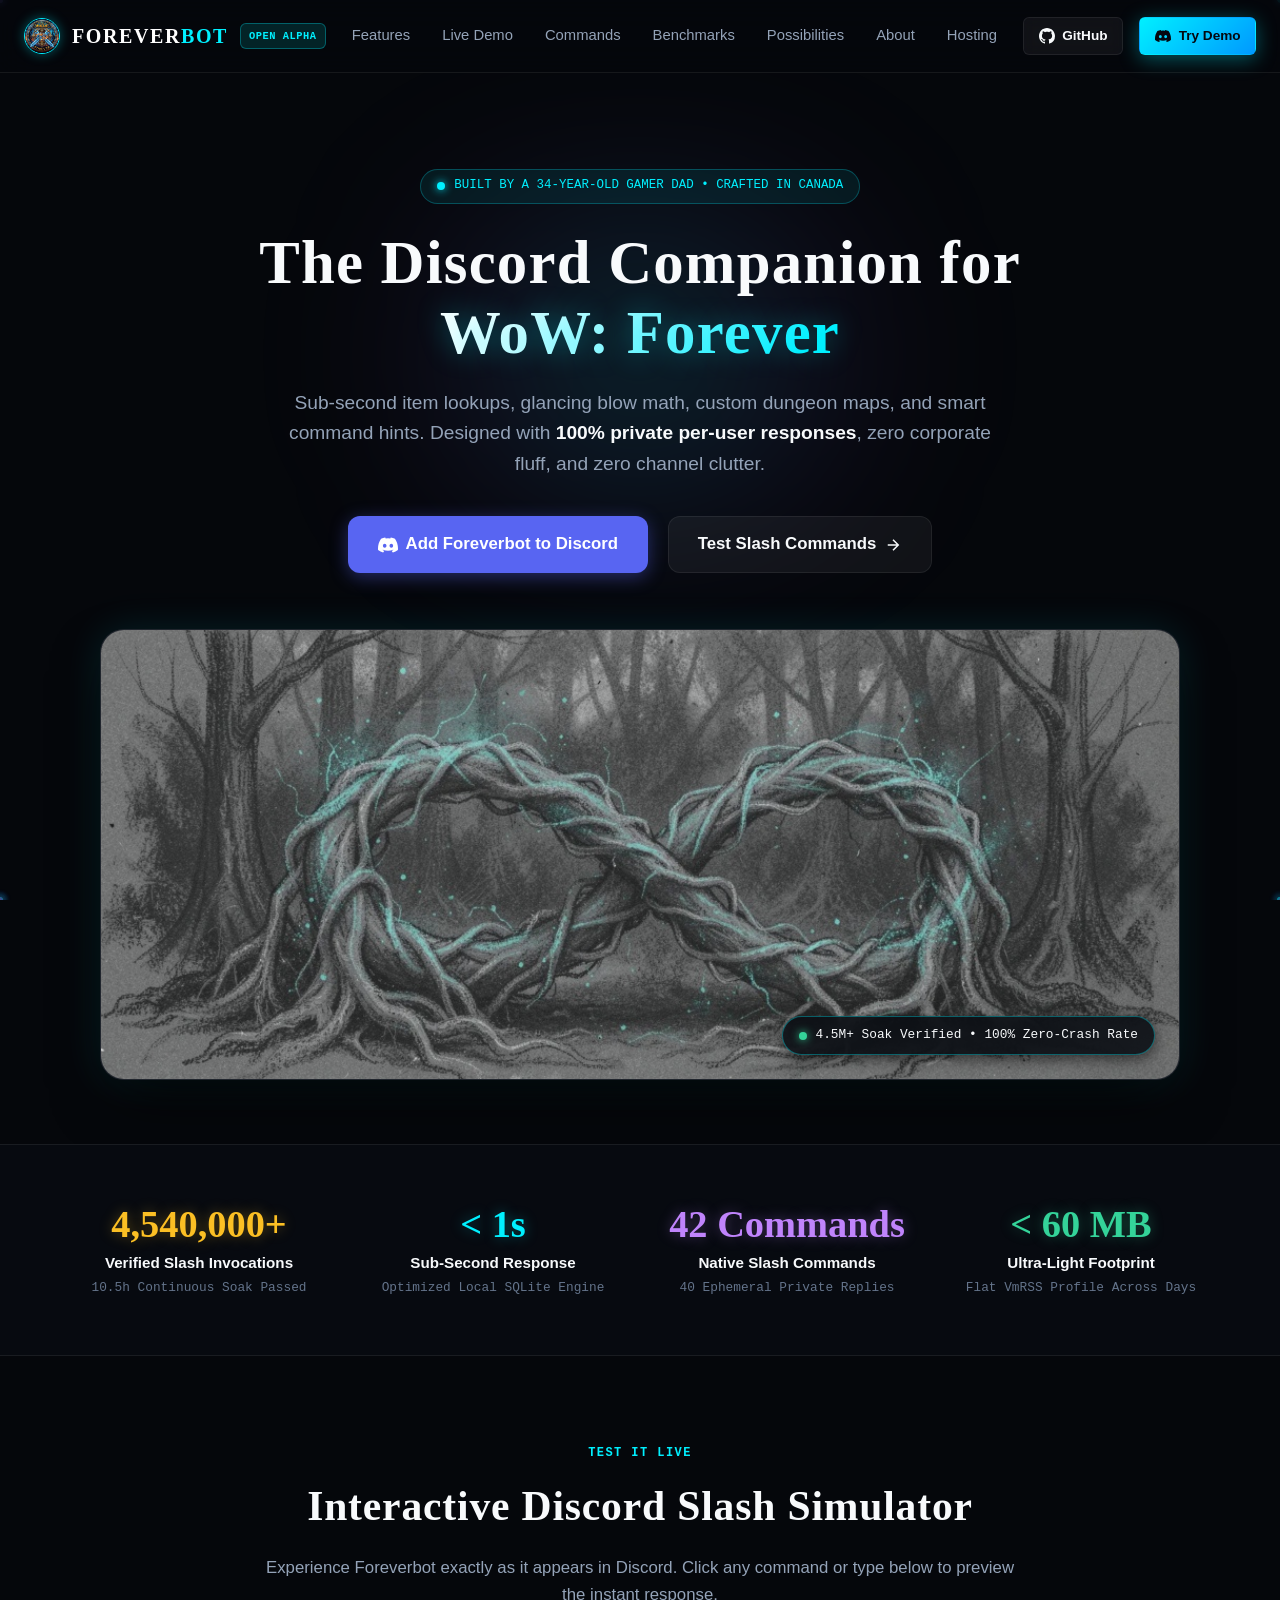
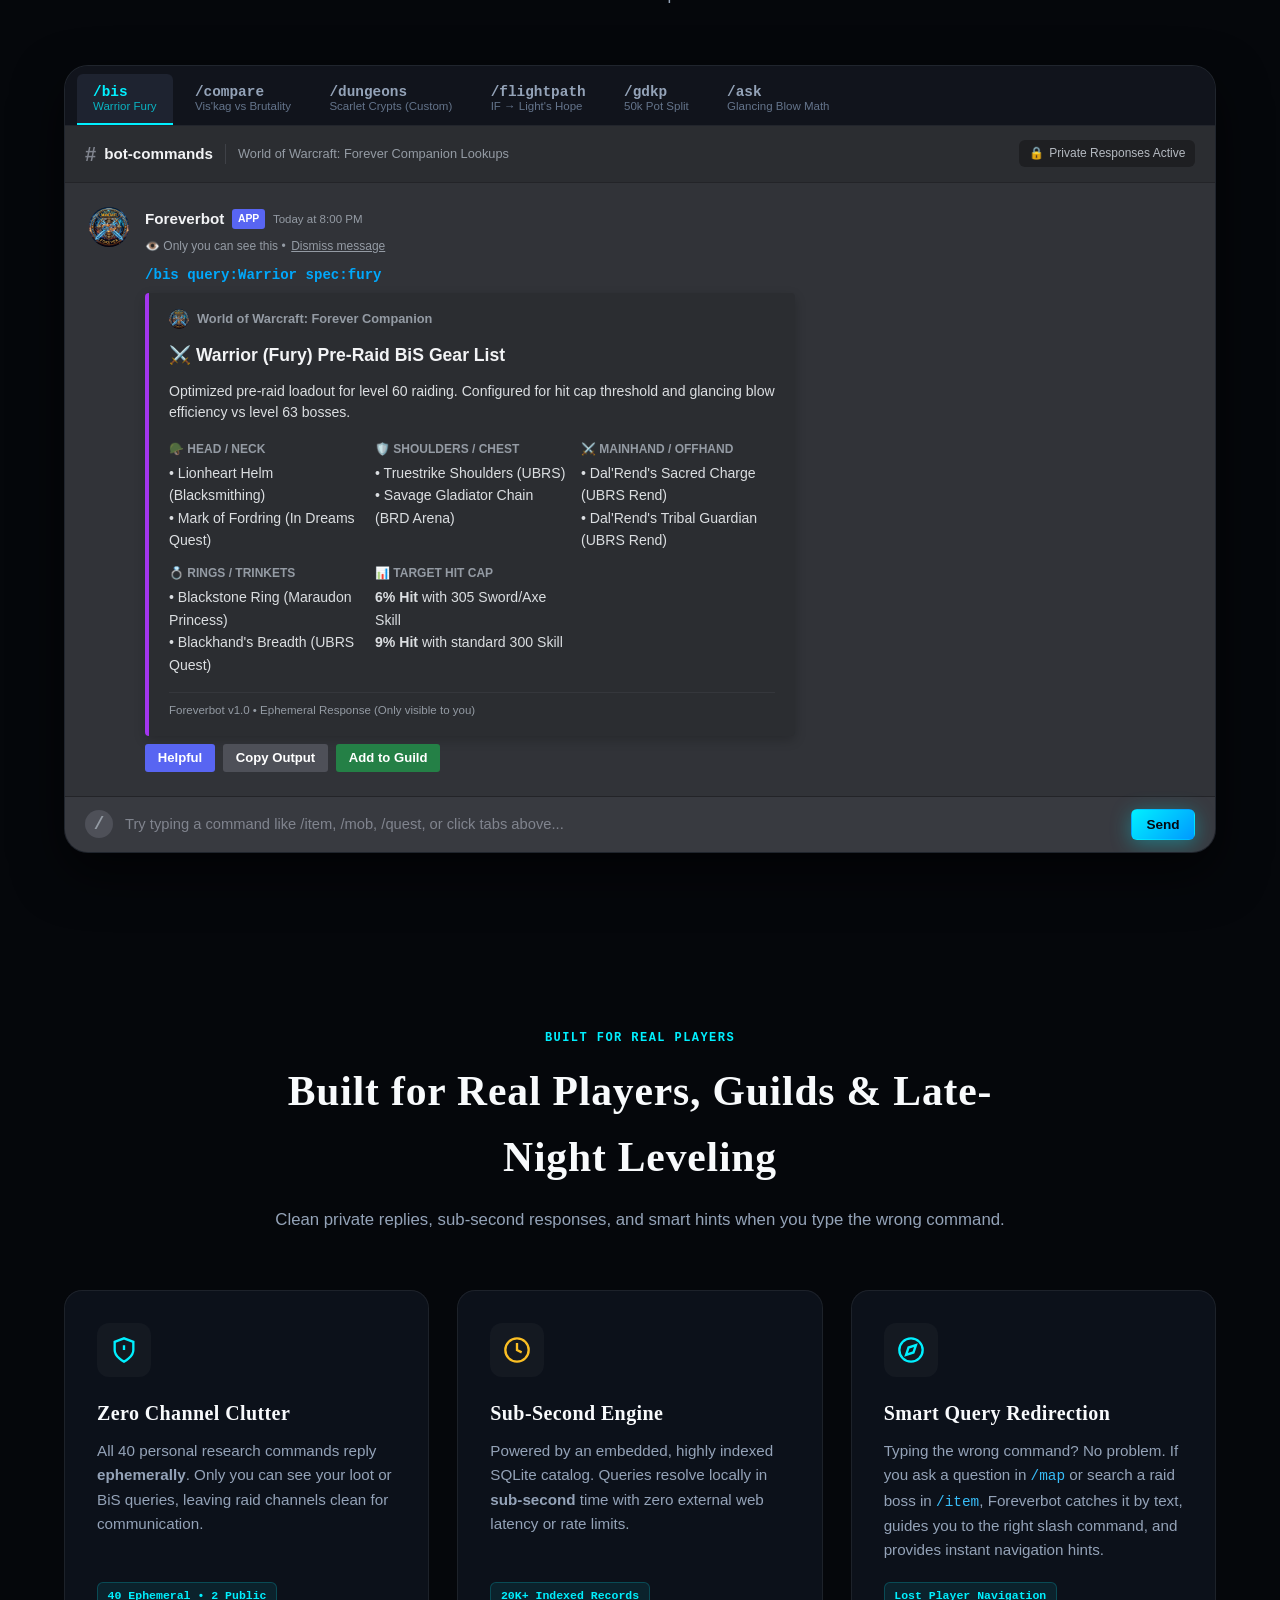
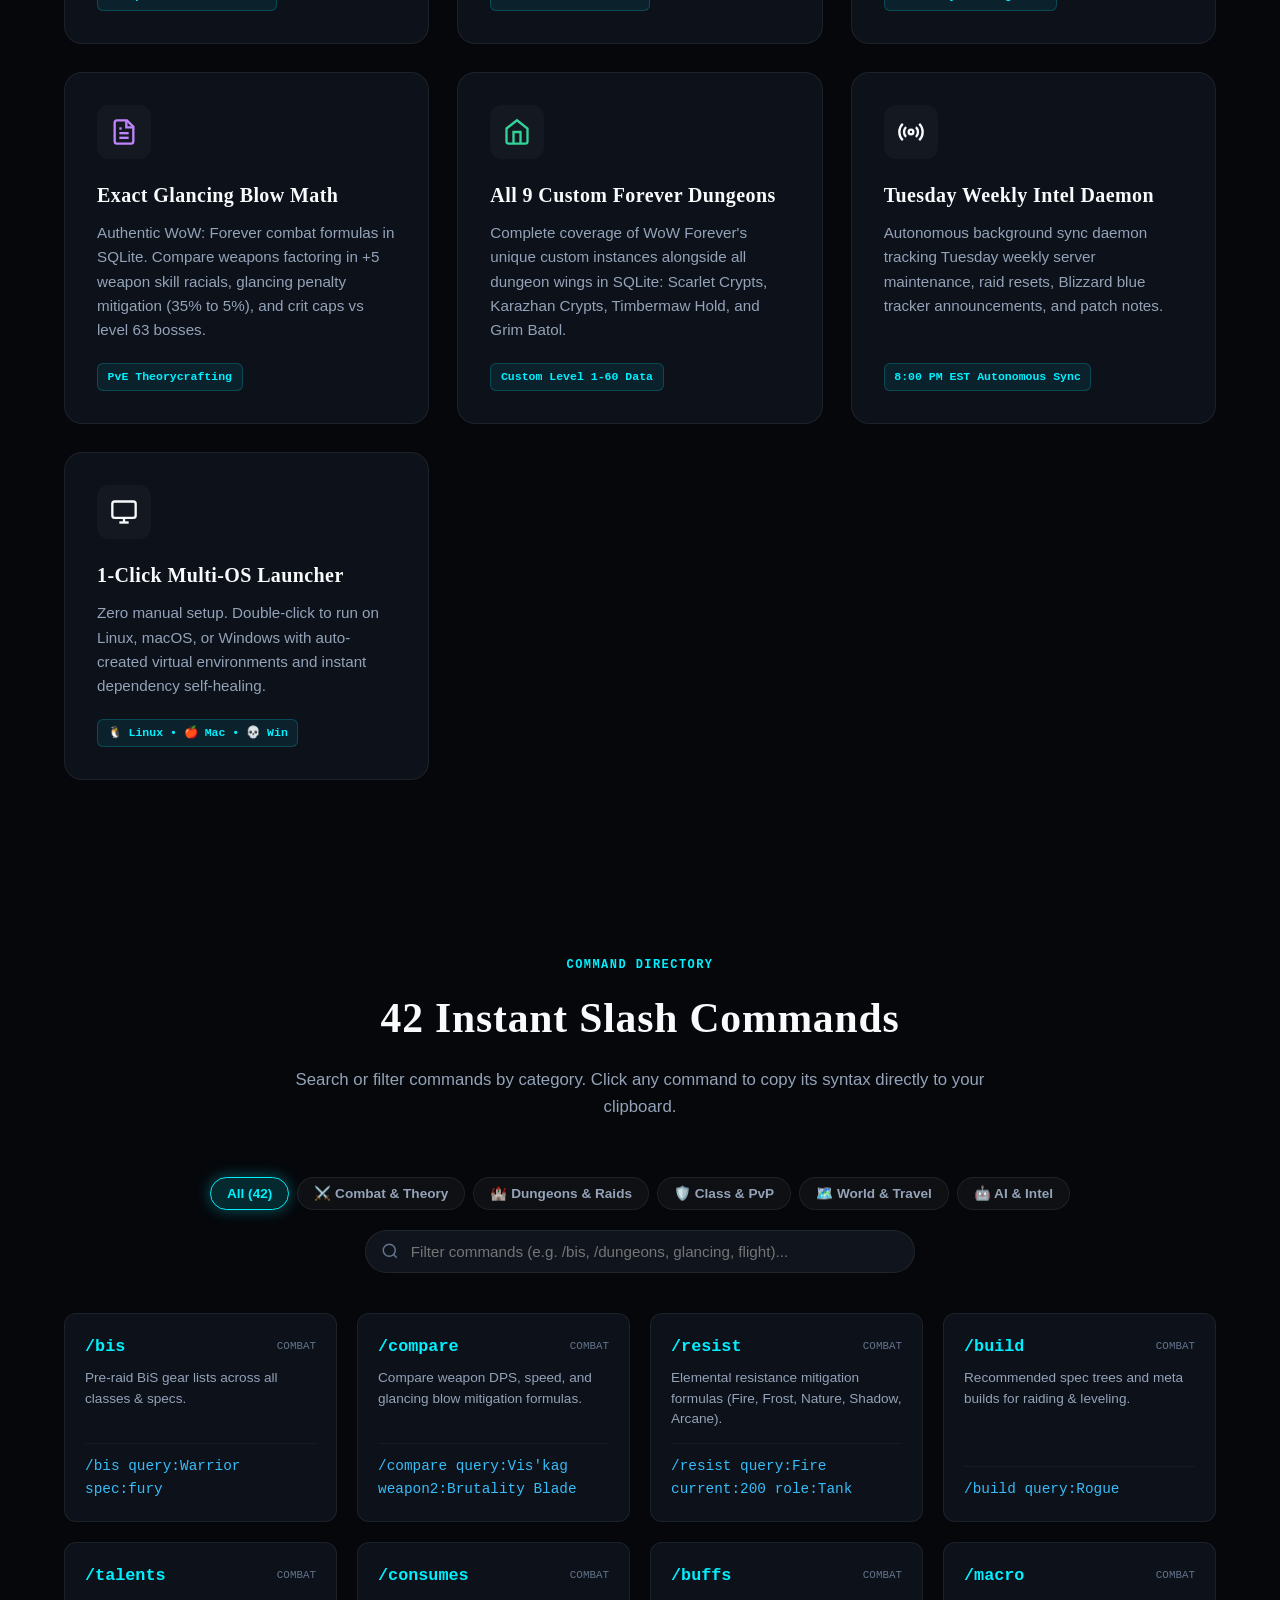
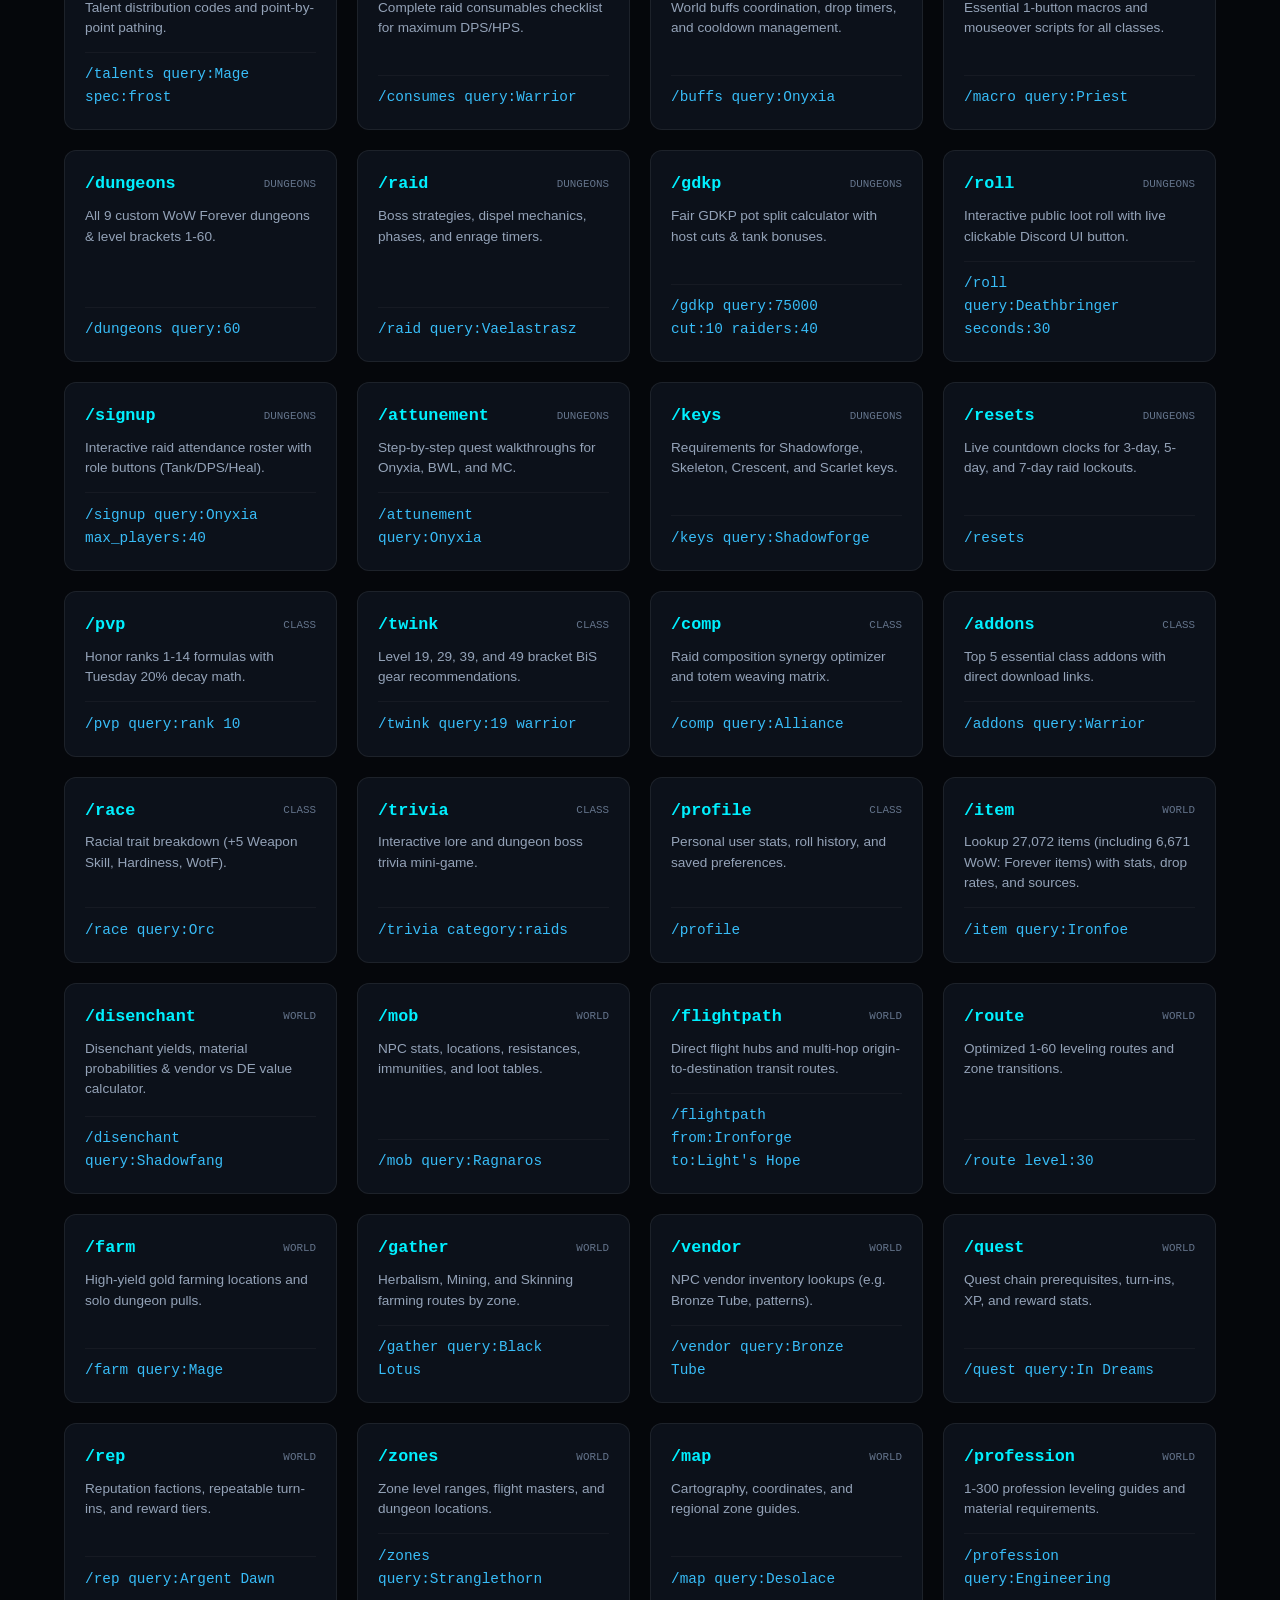
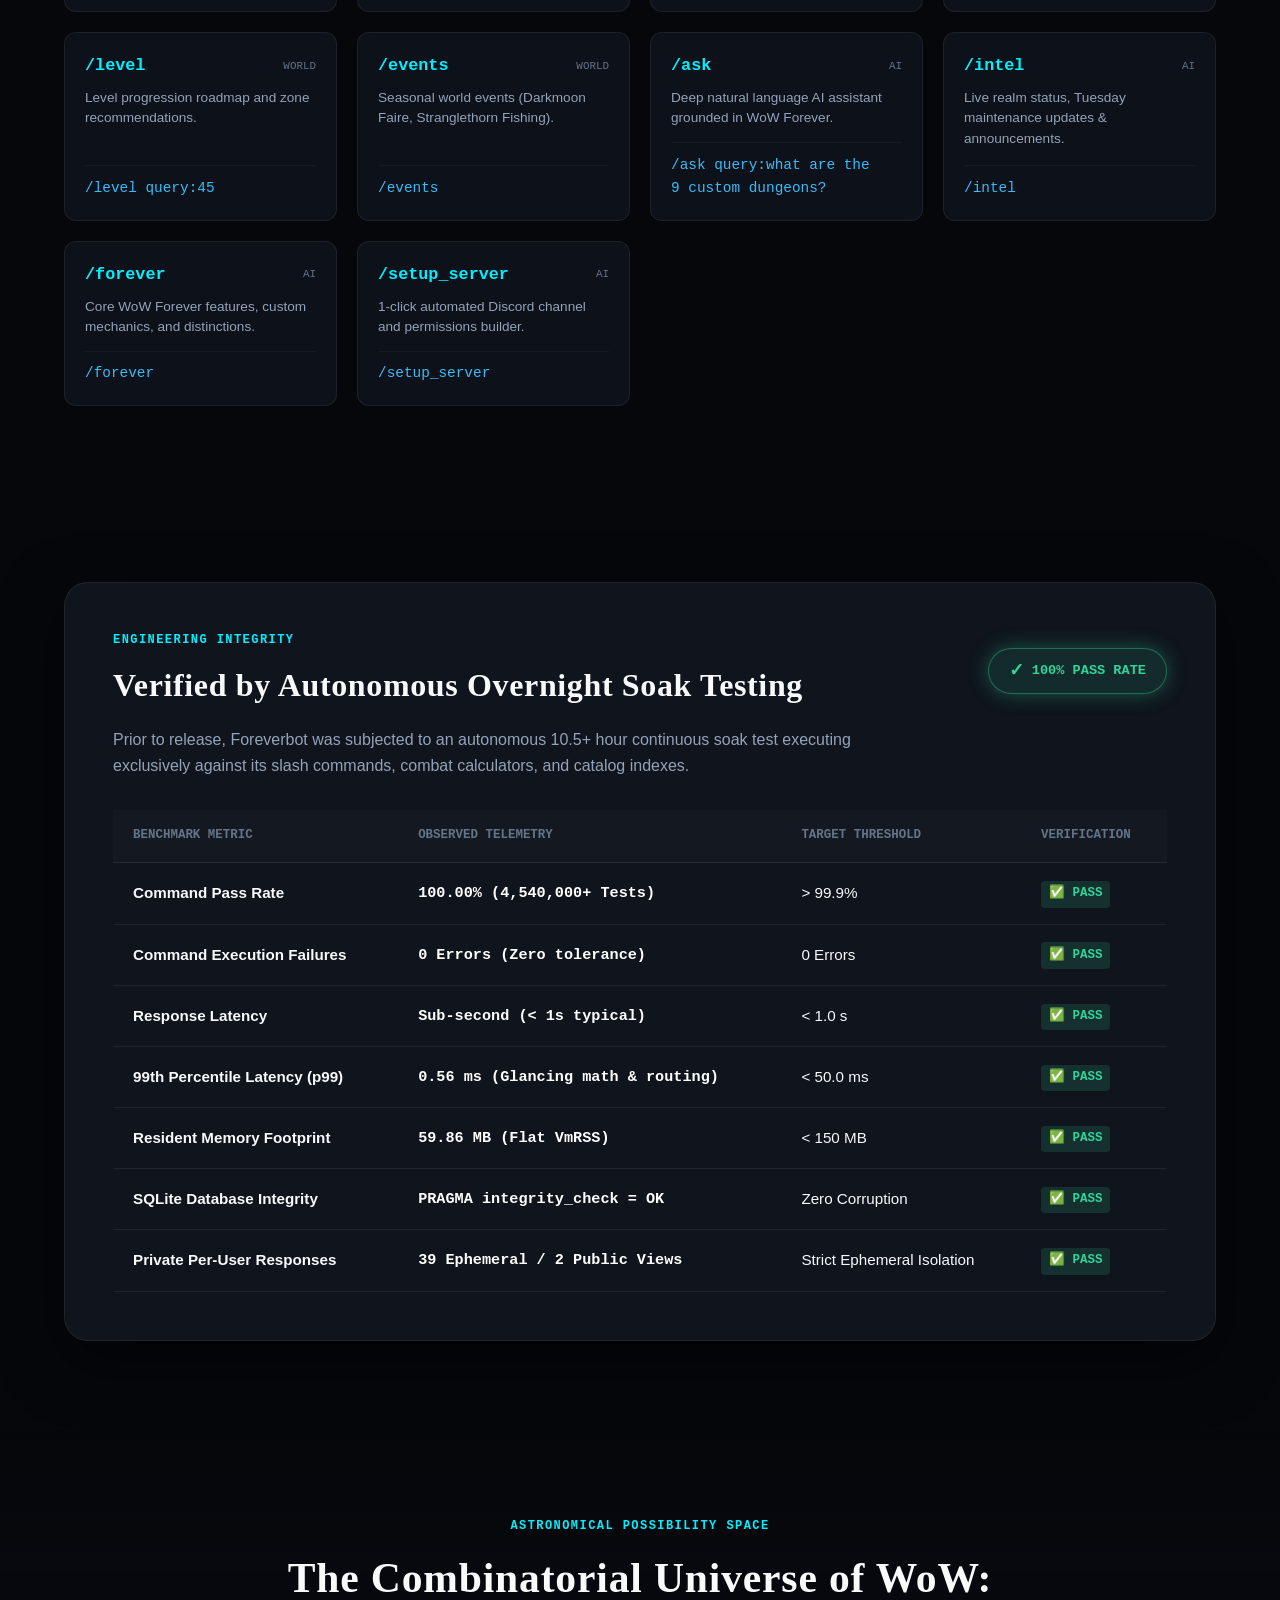
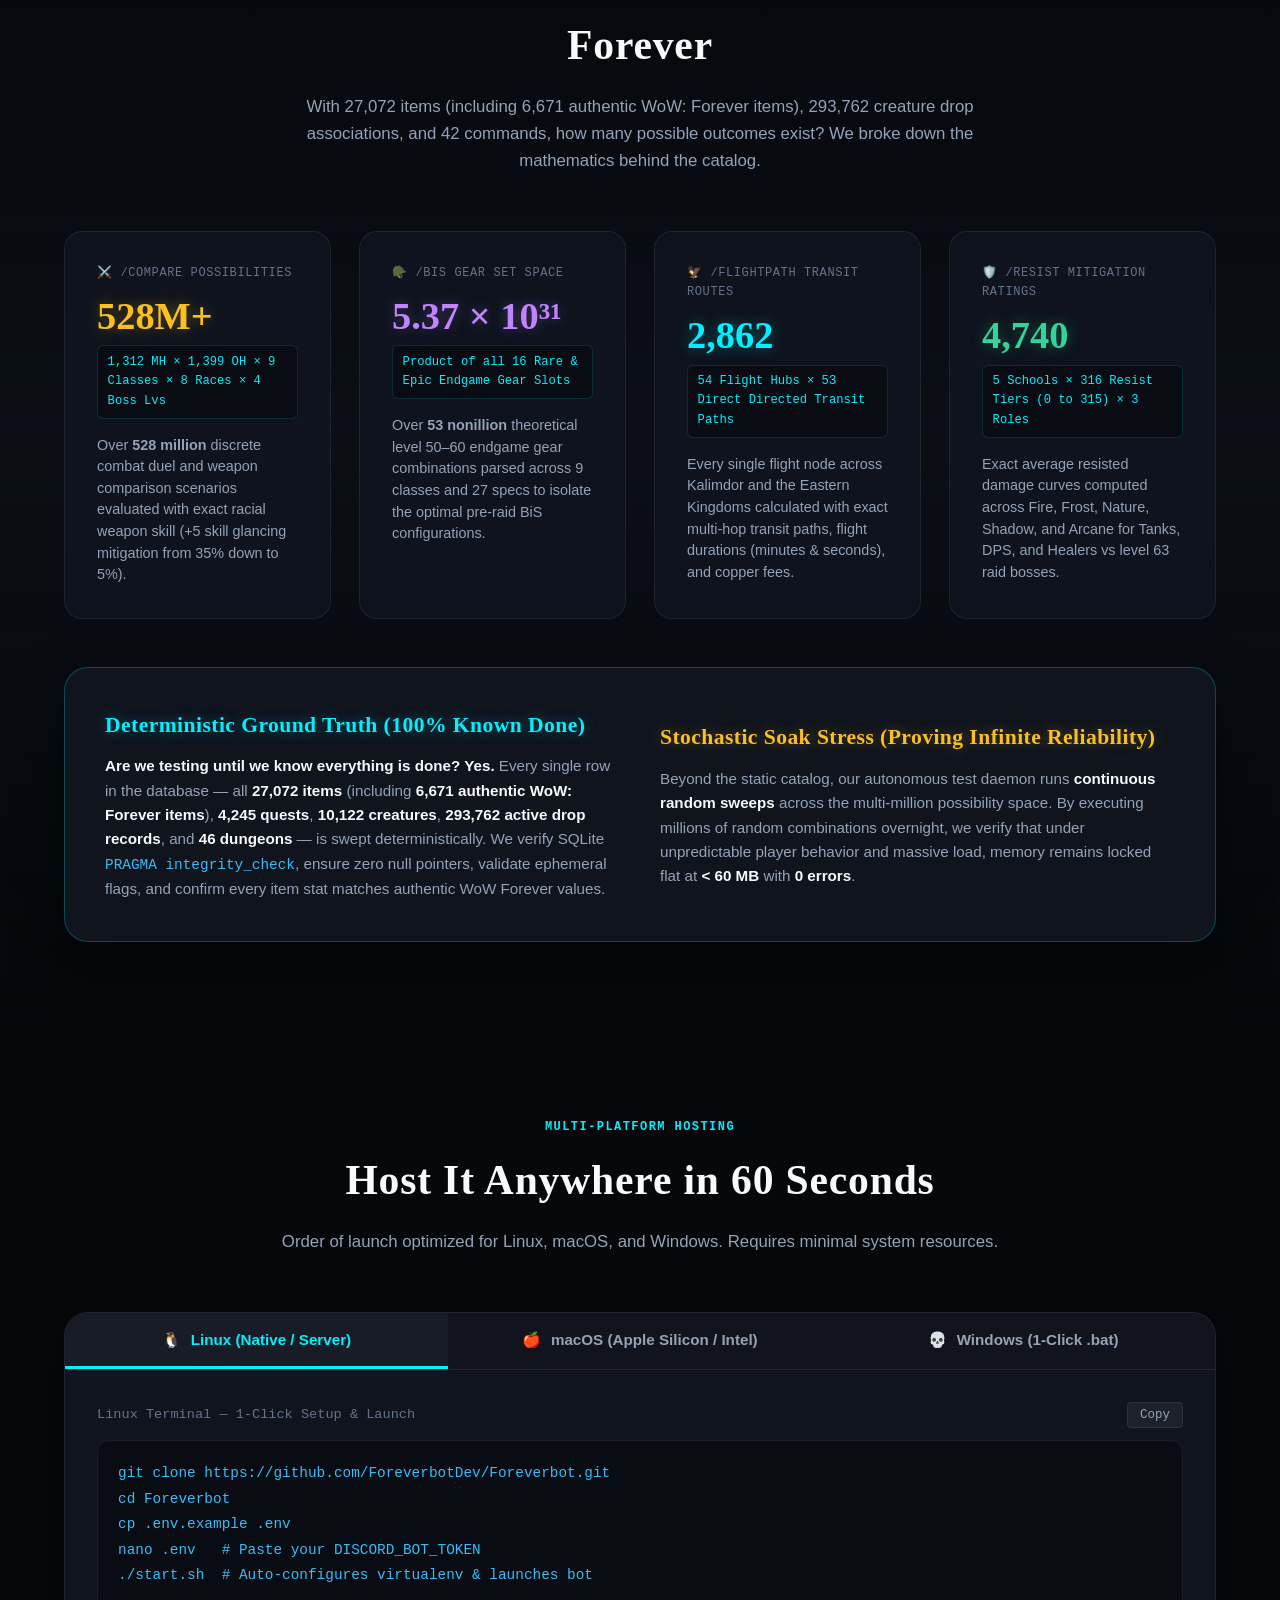
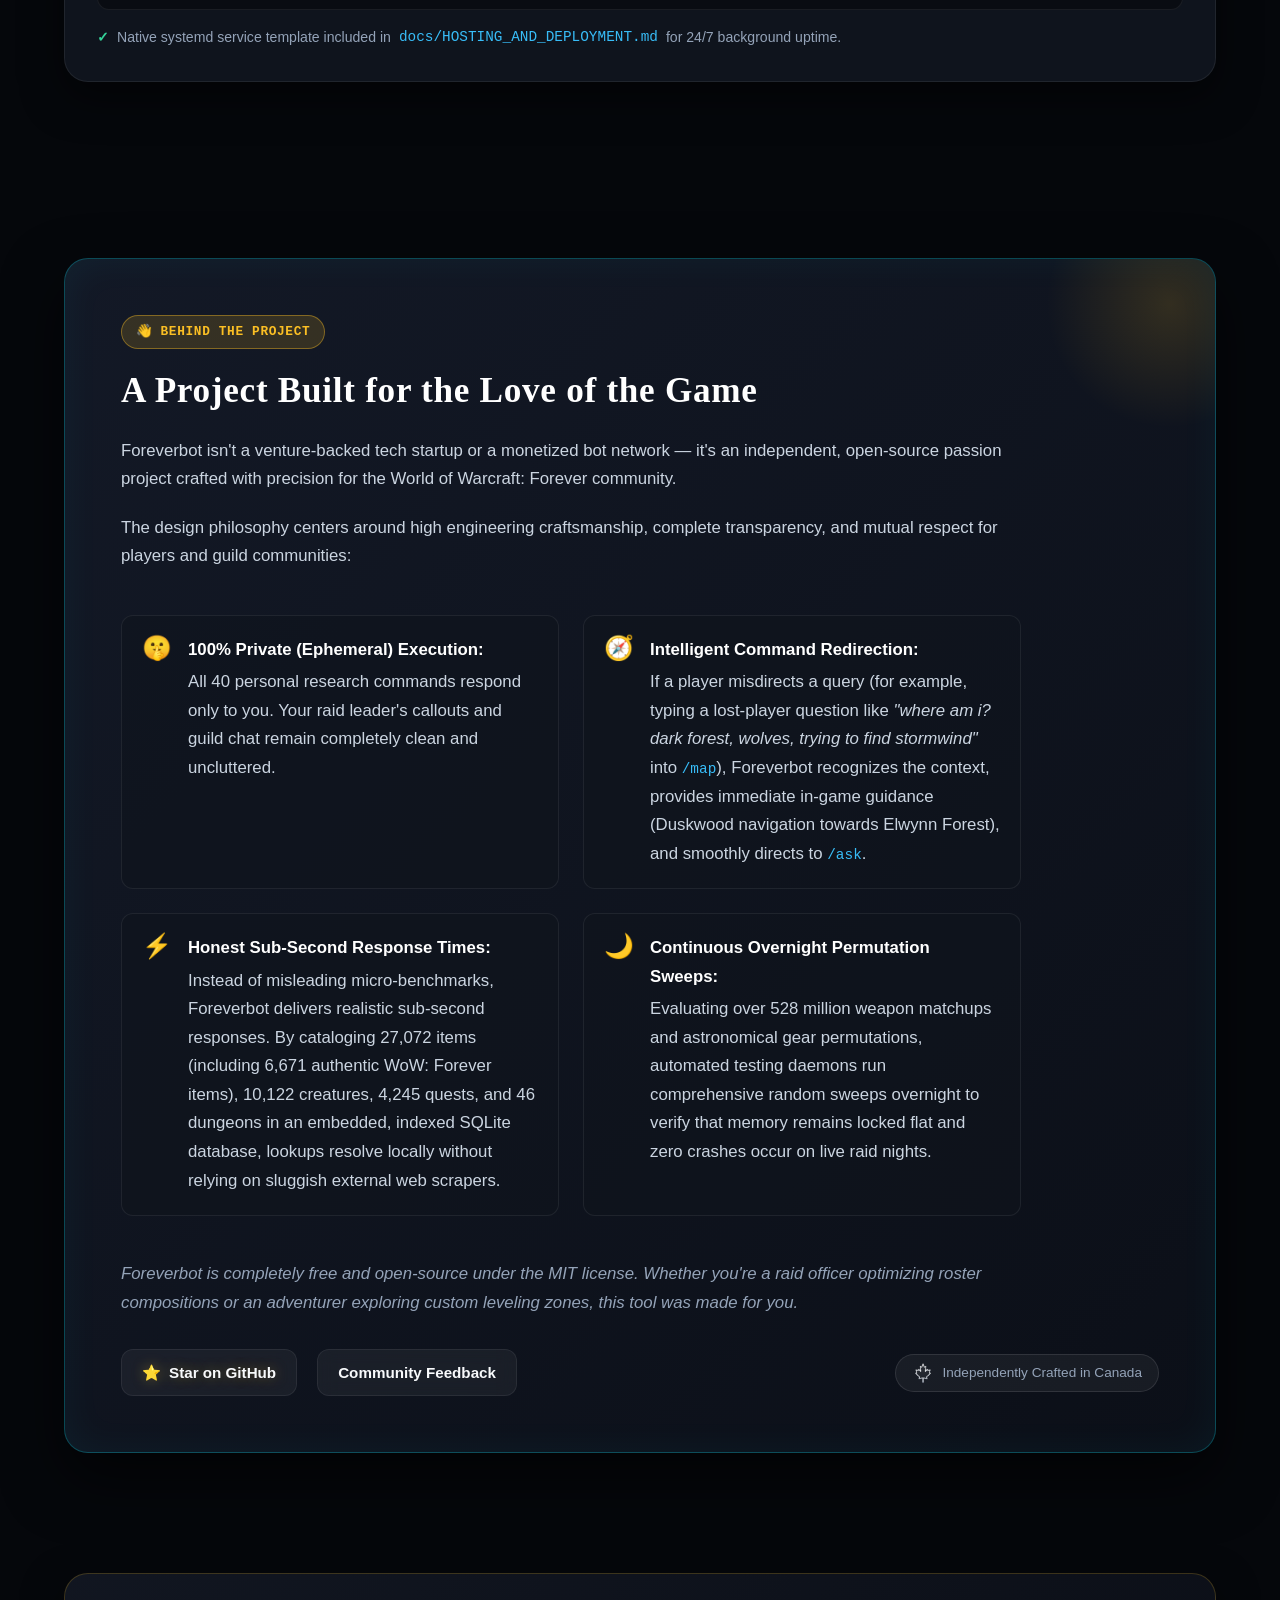
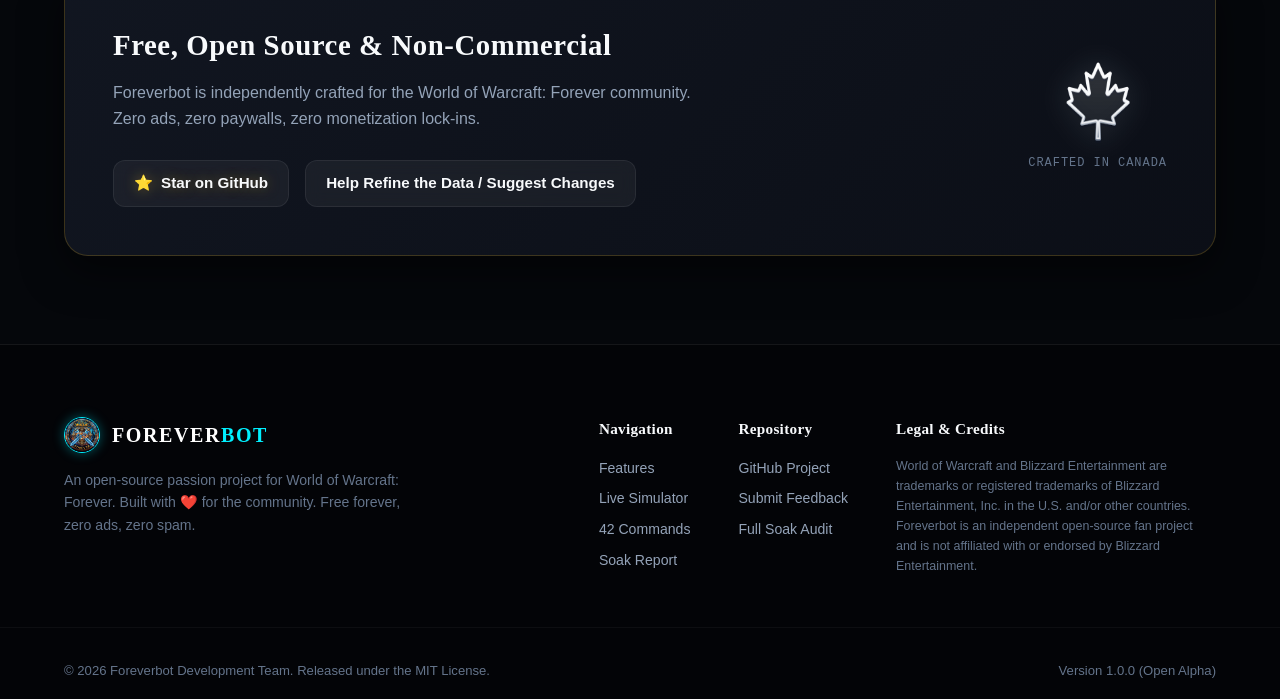
<file: site/index.html>
<!DOCTYPE html>
<html lang="en">
<head>
  <meta charset="UTF-8">
  <meta name="viewport" content="width=device-width, initial-scale=1.0">
  <title>Foreverbot — The Ultimate World of Warcraft: Forever Discord Companion</title>
  <meta name="description" content="Sub-second WoW Forever item queries, glancing blow math, pre-raid BiS, flight routes, raid tools, and all 9 custom dungeons with zero channel clutter.">
  <meta name="keywords" content="WoW Forever, World of Warcraft, Discord Bot, Forever, SQLite, BiS, Glancing Blow, GDKP, Custom Dungeons, Azeroth">
  
  <!-- Security Headers -->
  <meta http-equiv="Content-Security-Policy" content="default-src 'self'; script-src 'self' 'unsafe-inline'; style-src 'self' 'unsafe-inline' https://fonts.googleapis.com; font-src 'self' https://fonts.gstatic.com; img-src 'self' data: https:; connect-src 'self';">
  <meta http-equiv="X-Content-Type-Options" content="nosniff">
  <meta name="referrer" content="strict-origin-when-cross-origin">

  <!-- OpenGraph / Social Meta -->
  <meta property="og:type" content="website">
  <meta property="og:url" content="https://foreverbotdev.github.io/Foreverbot/">
  <meta property="og:title" content="Foreverbot — World of Warcraft: Forever Discord Companion">
  <meta property="og:description" content="Instant 40+ slash commands, glancing blow math, pre-raid BiS, 9 custom dungeons, and 100% private per-user responses.">
  <meta property="og:image" content="assets/foreverbot_banner_ultrawide.jpg">

  <!-- Twitter Meta -->
  <meta name="twitter:card" content="summary_large_image">
  <meta name="twitter:title" content="Foreverbot — WoW Forever Discord Companion">
  <meta name="twitter:description" content="Lightning-fast WoW Forever companion. 4.5M+ soak-tested commands, zero chat spam.">
  <meta name="twitter:image" content="assets/foreverbot_banner_ultrawide.jpg">

  <!-- Favicon -->
  <link rel="icon" type="image/png" href="assets/foreverbot_icon.png">

  <!-- Google Fonts -->
  <link rel="preconnect" href="https://fonts.googleapis.com">
  <link rel="preconnect" href="https://fonts.gstatic.com" crossorigin>
  <link href="https://fonts.googleapis.com/css2?family=Cinzel:wght@600;700;800;900&family=Inter:wght@300;400;500;600;700;800&family=JetBrains+Mono:wght@400;500;600&display=swap" rel="stylesheet">

  <link rel="stylesheet" href="style.css">
</head>
<body>

  <!-- Ambient Particle Canvas -->
  <canvas id="particleCanvas"></canvas>

  <!-- Navigation Bar -->
  <header class="navbar">
    <div class="nav-container">
      <a href="#" class="brand">
        <img src="assets/foreverbot_icon.png" alt="Foreverbot Logo" class="brand-logo">
        <span class="brand-name">FOREVER<span class="brand-accent">BOT</span></span>
        <span class="brand-tag">OPEN ALPHA</span>
      </a>

      <nav class="nav-links" id="navLinks">
        <a href="#features">Features</a>
        <a href="#simulator">Live Demo</a>
        <a href="#commands">Commands</a>
        <a href="#telemetry">Benchmarks</a>
        <a href="#scale">Possibilities</a>
        <a href="#about">About</a>
        <a href="#platforms">Hosting</a>
      </nav>

      <div class="nav-actions">
        <a href="https://github.com/ForeverbotDev/Foreverbot" target="_blank" rel="noopener noreferrer" class="btn btn-secondary btn-sm">
          <svg class="icon-svg" viewBox="0 0 24 24" width="16" height="16" fill="currentColor">
            <path d="M12 0C5.37 0 0 5.37 0 12c0 5.31 3.435 9.795 8.205 11.385.6.105.825-.255.825-.57 0-.285-.015-1.23-.015-2.235-3.015.555-3.795-.735-4.035-1.41-.135-.345-.72-1.41-1.23-1.695-.42-.225-1.02-.78-.015-.795.945-.015 1.62.87 1.845 1.23 1.08 1.815 2.805 1.305 3.495.99.105-.78.42-1.305.765-1.605-2.67-.3-5.46-1.335-5.46-5.925 0-1.305.465-2.385 1.23-3.225-.12-.3-.54-1.53.12-3.18 0 0 1.005-.315 3.3 1.23.96-.27 1.98-.405 3-.405s2.04.135 3 .405c2.295-1.56 3.3-1.23 3.3-1.23.66 1.65.24 2.88.12 3.18.765.84 1.23 1.905 1.23 3.225 0 4.605-2.805 5.625-5.475 5.925.435.375.81 1.095.81 2.22 0 1.605-.015 2.895-.015 3.3 0 .315.225.69.825.57A12.02 12.02 0 0024 12c0-6.63-5.37-12-12-12z"/>
          </svg>
          <span>GitHub</span>
        </a>
        <a href="#simulator" class="btn btn-primary btn-sm glow-btn">
          <svg class="icon-svg" viewBox="0 0 24 24" width="16" height="16" fill="currentColor">
            <path d="M20.317 4.37a19.791 19.791 0 0 0-4.885-1.515.074.074 0 0 0-.079.037c-.21.375-.444.864-.608 1.25a18.27 18.27 0 0 0-5.487 0 12.64 12.64 0 0 0-.617-1.25.077.077 0 0 0-.079-.037A19.736 19.736 0 0 0 3.677 4.37a.07.07 0 0 0-.032.027C.533 9.046-.32 13.58.099 18.057a.082.082 0 0 0 .031.057 19.9 19.9 0 0 0 5.993 3.03.078.078 0 0 0 .084-.028c.462-.63.874-1.295 1.226-1.994.021-.041.001-.09-.041-.106a13.107 13.107 0 0 1-1.872-.892.077.077 0 0 1-.008-.128 10.2 10.2 0 0 0 .372-.292.074.074 0 0 1 .077-.01c3.928 1.793 8.18 1.793 12.061 0a.074.074 0 0 1 .078.01c.12.098.246.198.373.292a.077.077 0 0 1-.006.127 12.299 12.299 0 0 1-1.873.894.077.077 0 0 0-.041.107c.36.698.772 1.362 1.225 1.993a.076.076 0 0 0 .084.028 19.839 19.839 0 0 0 6.002-3.03.077.077 0 0 0 .032-.054c.5-5.177-.838-9.674-3.549-13.66a.061.061 0 0 0-.031-.028zM8.02 15.33c-1.183 0-2.157-1.085-2.157-2.419 0-1.333.956-2.419 2.157-2.419 1.21 0 2.176 1.096 2.157 2.42 0 1.333-.956 2.418-2.157 2.418zm7.975 0c-1.183 0-2.157-1.085-2.157-2.419 0-1.333.955-2.419 2.157-2.419 1.21 0 2.176 1.096 2.157 2.42 0 1.333-.946 2.418-2.157 2.418z"/>
          </svg>
          <span>Try Demo</span>
        </a>
      </div>

      <button class="mobile-toggle" id="mobileMenuBtn" aria-label="Toggle menu">
        <span></span><span></span><span></span>
      </button>
    </div>
  </header>

  <main>
    <!-- Hero Section -->
    <section class="hero-section">
      <div class="hero-glow"></div>
      <div class="container hero-content">
        <div class="hero-badge animate-fade-in">
          <span class="badge-pulse"></span>
          <span>BUILT BY A 34-YEAR-OLD GAMER DAD • CRAFTED IN CANADA</span>
        </div>

        <h1 class="hero-title animate-fade-in-up">
          The Discord Companion for <span class="glow-text">WoW: Forever</span>
        </h1>

        <p class="hero-subtitle animate-fade-in-up delay-1">
          Sub-second item lookups, glancing blow math, custom dungeon maps, and smart command hints.
          Designed with <strong>100% private per-user responses</strong>, zero corporate fluff, and zero channel clutter.
        </p>

        <div class="hero-actions animate-fade-in-up delay-2">
          <a href="https://github.com/ForeverbotDev/Foreverbot" target="_blank" rel="noopener noreferrer" class="btn btn-discord btn-lg glow-btn">
            <svg class="icon-svg" viewBox="0 0 24 24" width="20" height="20" fill="currentColor">
              <path d="M20.317 4.37a19.791 19.791 0 0 0-4.885-1.515.074.074 0 0 0-.079.037c-.21.375-.444.864-.608 1.25a18.27 18.27 0 0 0-5.487 0 12.64 12.64 0 0 0-.617-1.25.077.077 0 0 0-.079-.037A19.736 19.736 0 0 0 3.677 4.37a.07.07 0 0 0-.032.027C.533 9.046-.32 13.58.099 18.057a.082.082 0 0 0 .031.057 19.9 19.9 0 0 0 5.993 3.03.078.078 0 0 0 .084-.028c.462-.63.874-1.295 1.226-1.994.021-.041.001-.09-.041-.106a13.107 13.107 0 0 1-1.872-.892.077.077 0 0 1-.008-.128 10.2 10.2 0 0 0 .372-.292.074.074 0 0 1 .077-.01c3.928 1.793 8.18 1.793 12.061 0a.074.074 0 0 1 .078.01c.12.098.246.198.373.292a.077.077 0 0 1-.006.127 12.299 12.299 0 0 1-1.873.894.077.077 0 0 0-.041.107c.36.698.772 1.362 1.225 1.993a.076.076 0 0 0 .084.028 19.839 19.839 0 0 0 6.002-3.03.077.077 0 0 0 .032-.054c.5-5.177-.838-9.674-3.549-13.66a.061.061 0 0 0-.031-.028zM8.02 15.33c-1.183 0-2.157-1.085-2.157-2.419 0-1.333.956-2.419 2.157-2.419 1.21 0 2.176 1.096 2.157 2.42 0 1.333-.956 2.418-2.157 2.418zm7.975 0c-1.183 0-2.157-1.085-2.157-2.419 0-1.333.955-2.419 2.157-2.419 1.21 0 2.176 1.096 2.157 2.42 0 1.333-.946 2.418-2.157 2.418z"/>
            </svg>
            <span>Add Foreverbot to Discord</span>
          </a>
          <a href="#simulator" class="btn btn-secondary btn-lg">
            <span>Test Slash Commands</span>
            <svg class="icon-svg" viewBox="0 0 24 24" width="18" height="18" fill="none" stroke="currentColor" stroke-width="2">
              <path d="M5 12h14M12 5l7 7-7 7"/>
            </svg>
          </a>
        </div>

        <!-- 3D Banner Showcase Frame -->
        <div class="hero-preview-frame animate-fade-in-up delay-3">
          <div class="frame-glass">
            <div class="frame-glow-border"></div>
            <img src="assets/foreverbot_banner_ultrawide.jpg" alt="WoW Forever Bioluminescent Banner" class="frame-img">
            <div class="frame-overlay">
              <div class="pill-chip">
                <span class="live-indicator"></span>
                <span>4.5M+ Soak Verified • 100% Zero-Crash Rate</span>
              </div>
            </div>
          </div>
        </div>
      </div>
    </section>

    <!-- Stats Ticker -->
    <section class="stats-section">
      <div class="container">
        <div class="stats-grid">
          <div class="stat-card">
            <div class="stat-number glow-gold">4,540,000+</div>
            <div class="stat-label">Verified Slash Invocations</div>
            <div class="stat-sub">10.5h Continuous Soak Passed</div>
          </div>
          <div class="stat-card">
            <div class="stat-number glow-cyan">&lt; 1s</div>
            <div class="stat-label">Sub-Second Response</div>
            <div class="stat-sub">Optimized Local SQLite Engine</div>
          </div>
          <div class="stat-card">
            <div class="stat-number glow-purple">42 Commands</div>
            <div class="stat-label">Native Slash Commands</div>
            <div class="stat-sub">40 Ephemeral Private Replies</div>
          </div>
          <div class="stat-card">
            <div class="stat-number glow-green">&lt; 60 MB</div>
            <div class="stat-label">Ultra-Light Footprint</div>
            <div class="stat-sub">Flat VmRSS Profile Across Days</div>
          </div>
        </div>
      </div>
    </section>

    <!-- Interactive Live Discord Simulator Section -->
    <section class="section simulator-section" id="simulator">
      <div class="container">
        <div class="section-header">
          <div class="section-tag">TEST IT LIVE</div>
          <h2 class="section-title">Interactive Discord Slash Simulator</h2>
          <p class="section-desc">Experience Foreverbot exactly as it appears in Discord. Click any command or type below to preview the instant response.</p>
        </div>

        <div class="simulator-wrapper">
          <!-- Command Quick Selector Tabs -->
          <div class="sim-tabs" id="simTabs">
            <button class="sim-tab active" data-cmd="bis">
              <span class="tab-cmd">/bis</span>
              <span class="tab-sub">Warrior Fury</span>
            </button>
            <button class="sim-tab" data-cmd="compare">
              <span class="tab-cmd">/compare</span>
              <span class="tab-sub">Vis'kag vs Brutality</span>
            </button>
            <button class="sim-tab" data-cmd="dungeons">
              <span class="tab-cmd">/dungeons</span>
              <span class="tab-sub">Scarlet Crypts (Custom)</span>
            </button>
            <button class="sim-tab" data-cmd="flightpath">
              <span class="tab-cmd">/flightpath</span>
              <span class="tab-sub">IF &rarr; Light's Hope</span>
            </button>
            <button class="sim-tab" data-cmd="gdkp">
              <span class="tab-cmd">/gdkp</span>
              <span class="tab-sub">50k Pot Split</span>
            </button>
            <button class="sim-tab" data-cmd="ask">
              <span class="tab-cmd">/ask</span>
              <span class="tab-sub">Glancing Blow Math</span>
            </button>
          </div>

          <!-- Mock Discord Window -->
          <div class="discord-window">
            <div class="discord-titlebar">
              <div class="discord-channel">
                <span class="hash-icon">#</span>
                <span class="channel-name">bot-commands</span>
                <span class="channel-topic">World of Warcraft: Forever Companion Lookups</span>
              </div>
              <div class="channel-badge">
                <span class="lock-icon">🔒</span>
                <span>Private Responses Active</span>
              </div>
            </div>

            <!-- Discord Chat Body -->
            <div class="discord-chat" id="discordChat">
              <!-- Content rendered dynamically by app.js -->
            </div>

            <!-- Discord Input Bar -->
            <div class="discord-input-bar">
              <div class="input-icon">/</div>
              <input type="text" id="simCustomInput" placeholder="Try typing a command like /item, /mob, /quest, or click tabs above..." autocomplete="off">
              <button class="btn btn-primary btn-sm" id="simSendBtn">Send</button>
            </div>
          </div>
        </div>
      </div>
    </section>

    <!-- Core Features Grid -->
    <section class="section features-section" id="features">
      <div class="container">
        <div class="section-header">
          <div class="section-tag">BUILT FOR REAL PLAYERS</div>
          <h2 class="section-title">Built for Real Players, Guilds & Late-Night Leveling</h2>
          <p class="section-desc">Clean private replies, sub-second responses, and smart hints when you type the wrong command.</p>
        </div>

        <div class="features-grid">
          <!-- Feature 1 -->
          <div class="feature-card">
            <div class="feature-icon glow-cyan">
              <svg viewBox="0 0 24 24" width="28" height="28" fill="none" stroke="currentColor" stroke-width="2">
                <path d="M12 22s8-4 8-10V5l-8-3-8 3v7c0 6 8 10 8 10z"/>
                <path d="M12 8v4M12 16h.01"/>
              </svg>
            </div>
            <h3 class="feature-title">Zero Channel Clutter</h3>
            <p class="feature-desc">All 40 personal research commands reply <strong>ephemerally</strong>. Only you can see your loot or BiS queries, leaving raid channels clean for communication.</p>
            <div class="feature-badge">40 Ephemeral • 2 Public</div>
          </div>

          <!-- Feature 2 -->
          <div class="feature-card">
            <div class="feature-icon glow-gold">
              <svg viewBox="0 0 24 24" width="28" height="28" fill="none" stroke="currentColor" stroke-width="2">
                <circle cx="12" cy="12" r="10"/>
                <path d="M12 6v6l4 2"/>
              </svg>
            </div>
            <h3 class="feature-title">Sub-Second Engine</h3>
            <p class="feature-desc">Powered by an embedded, highly indexed SQLite catalog. Queries resolve locally in <strong>sub-second</strong> time with zero external web latency or rate limits.</p>
            <div class="feature-badge">20K+ Indexed Records</div>
          </div>

          <!-- Feature 3 -->
          <div class="feature-card">
            <div class="feature-icon glow-cyan">
              <svg viewBox="0 0 24 24" width="28" height="28" fill="none" stroke="currentColor" stroke-width="2">
                <circle cx="12" cy="12" r="10"/>
                <polygon points="16.24 7.76 14.12 14.12 7.76 16.24 9.88 9.88 16.24 7.76"/>
              </svg>
            </div>
            <h3 class="feature-title">Smart Query Redirection</h3>
            <p class="feature-desc">Typing the wrong command? No problem. If you ask a question in <code>/map</code> or search a raid boss in <code>/item</code>, Foreverbot catches it by text, guides you to the right slash command, and provides instant navigation hints.</p>
            <div class="feature-badge">Lost Player Navigation</div>
          </div>

          <!-- Feature 3 -->
          <div class="feature-card">
            <div class="feature-icon glow-purple">
              <svg viewBox="0 0 24 24" width="28" height="28" fill="none" stroke="currentColor" stroke-width="2">
                <path d="M14.5 2H6a2 2 0 0 0-2 2v16a2 2 0 0 0 2 2h12a2 2 0 0 0 2-2V7.5L14.5 2z"/>
                <polyline points="14 2 14 8 20 8"/>
                <line x1="16" y1="13" x2="8" y2="13"/>
                <line x1="16" y1="17" x2="8" y2="17"/>
                <line x1="10" y1="9" x2="8" y2="9"/>
              </svg>
            </div>
            <h3 class="feature-title">Exact Glancing Blow Math</h3>
            <p class="feature-desc">Authentic WoW: Forever combat formulas in SQLite. Compare weapons factoring in +5 weapon skill racials, glancing penalty mitigation (35% to 5%), and crit caps vs level 63 bosses.</p>
            <div class="feature-badge">PvE Theorycrafting</div>
          </div>

          <!-- Feature 4 -->
          <div class="feature-card">
            <div class="feature-icon glow-green">
              <svg viewBox="0 0 24 24" width="28" height="28" fill="none" stroke="currentColor" stroke-width="2">
                <path d="M3 9l9-7 9 7v11a2 2 0 0 1-2 2H5a2 2 0 0 1-2-2z"/>
                <polyline points="9 22 9 12 15 12 15 22"/>
              </svg>
            </div>
            <h3 class="feature-title">All 9 Custom Forever Dungeons</h3>
            <p class="feature-desc">Complete coverage of WoW Forever's unique custom instances alongside all dungeon wings in SQLite: Scarlet Crypts, Karazhan Crypts, Timbermaw Hold, and Grim Batol.</p>
            <div class="feature-badge">Custom Level 1-60 Data</div>
          </div>

          <!-- Feature 5 -->
          <div class="feature-card">
            <div class="feature-icon glow-amber">
              <svg viewBox="0 0 24 24" width="28" height="28" fill="none" stroke="currentColor" stroke-width="2">
                <circle cx="12" cy="12" r="2"/>
                <path d="M16.24 7.76a6 6 0 0 1 0 8.49m-8.48-.01a6 6 0 0 1 0-8.49m11.31-2.82a10 10 0 0 1 0 14.14m-14.14 0a10 10 0 0 1 0-14.14"/>
              </svg>
            </div>
            <h3 class="feature-title">Tuesday Weekly Intel Daemon</h3>
            <p class="feature-desc">Autonomous background sync daemon tracking Tuesday weekly server maintenance, raid resets, Blizzard blue tracker announcements, and patch notes.</p>
            <div class="feature-badge">8:00 PM EST Autonomous Sync</div>
          </div>

          <!-- Feature 6 -->
          <div class="feature-card">
            <div class="feature-icon glow-red">
              <svg viewBox="0 0 24 24" width="28" height="28" fill="none" stroke="currentColor" stroke-width="2">
                <rect x="2" y="3" width="20" height="14" rx="2" ry="2"/>
                <line x1="8" y1="21" x2="16" y2="21"/>
                <line x1="12" y1="17" x2="12" y2="21"/>
              </svg>
            </div>
            <h3 class="feature-title">1-Click Multi-OS Launcher</h3>
            <p class="feature-desc">Zero manual setup. Double-click to run on Linux, macOS, or Windows with auto-created virtual environments and instant dependency self-healing.</p>
            <div class="feature-badge">🐧 Linux • 🍎 Mac • 💀 Win</div>
          </div>
        </div>
      </div>
    </section>

    <!-- Complete Command Catalog Explorer -->
    <section class="section commands-section" id="commands">
      <div class="container">
        <div class="section-header">
          <div class="section-tag">COMMAND DIRECTORY</div>
          <h2 class="section-title">42 Instant Slash Commands</h2>
          <p class="section-desc">Search or filter commands by category. Click any command to copy its syntax directly to your clipboard.</p>
        </div>

        <!-- Filter Controls -->
        <div class="command-filters">
          <div class="category-pills" id="categoryPills">
            <button class="pill active" data-category="all">All (42)</button>
            <button class="pill" data-category="combat">⚔️ Combat & Theory</button>
            <button class="pill" data-category="dungeons">🏰 Dungeons & Raids</button>
            <button class="pill" data-category="class">🛡️ Class & PvP</button>
            <button class="pill" data-category="world">🗺️ World & Travel</button>
            <button class="pill" data-category="ai">🤖 AI & Intel</button>
          </div>

          <div class="command-search-wrap">
            <svg class="search-icon" viewBox="0 0 24 24" width="18" height="18" fill="none" stroke="currentColor" stroke-width="2">
              <circle cx="11" cy="11" r="8"/>
              <line x1="21" y1="21" x2="16.65" y2="16.65"/>
            </svg>
            <input type="text" id="commandSearchInput" placeholder="Filter commands (e.g. /bis, /dungeons, glancing, flight)...">
          </div>
        </div>

        <!-- Command Cards Grid -->
        <div class="commands-grid" id="commandsGrid">
          <!-- Populated dynamically by app.js -->
        </div>
      </div>
    </section>

    <!-- Soak Telemetry & Quality Seal Section -->
    <section class="section telemetry-section" id="telemetry">
      <div class="container">
        <div class="telemetry-box">
          <div class="telemetry-header">
            <div>
              <div class="section-tag">ENGINEERING INTEGRITY</div>
              <h2 class="telemetry-title">Verified by Autonomous Overnight Soak Testing</h2>
            </div>
            <div class="quality-stamp">
              <span class="stamp-check">✓</span>
              <span>100% PASS RATE</span>
            </div>
          </div>

          <p class="telemetry-desc">
            Prior to release, Foreverbot was subjected to an autonomous 10.5+ hour continuous soak test executing exclusively against its slash commands, combat calculators, and catalog indexes.
          </p>

          <div class="telemetry-table-wrap">
            <table class="telemetry-table">
              <thead>
                <tr>
                  <th>Benchmark Metric</th>
                  <th>Observed Telemetry</th>
                  <th>Target Threshold</th>
                  <th>Verification</th>
                </tr>
              </thead>
              <tbody>
                <tr>
                  <td><strong>Command Pass Rate</strong></td>
                  <td class="highlight-val">100.00% (4,540,000+ Tests)</td>
                  <td>&gt; 99.9%</td>
                  <td><span class="tag-pass">✅ PASS</span></td>
                </tr>
                <tr>
                  <td><strong>Command Execution Failures</strong></td>
                  <td class="highlight-val">0 Errors (Zero tolerance)</td>
                  <td>0 Errors</td>
                  <td><span class="tag-pass">✅ PASS</span></td>
                </tr>
                <tr>
                  <td><strong>Response Latency</strong></td>
                  <td class="highlight-val">Sub-second (&lt; 1s typical)</td>
                  <td>&lt; 1.0 s</td>
                  <td><span class="tag-pass">✅ PASS</span></td>
                </tr>
                <tr>
                  <td><strong>99th Percentile Latency (p99)</strong></td>
                  <td class="highlight-val">0.56 ms (Glancing math & routing)</td>
                  <td>&lt; 50.0 ms</td>
                  <td><span class="tag-pass">✅ PASS</span></td>
                </tr>
                <tr>
                  <td><strong>Resident Memory Footprint</strong></td>
                  <td class="highlight-val">59.86 MB (Flat VmRSS)</td>
                  <td>&lt; 150 MB</td>
                  <td><span class="tag-pass">✅ PASS</span></td>
                </tr>
                <tr>
                  <td><strong>SQLite Database Integrity</strong></td>
                  <td class="highlight-val">PRAGMA integrity_check = OK</td>
                  <td>Zero Corruption</td>
                  <td><span class="tag-pass">✅ PASS</span></td>
                </tr>
                <tr>
                  <td><strong>Private Per-User Responses</strong></td>
                  <td class="highlight-val">39 Ephemeral / 2 Public Views</td>
                  <td>Strict Ephemeral Isolation</td>
                  <td><span class="tag-pass">✅ PASS</span></td>
                </tr>
              </tbody>
            </table>
          </div>
        </div>
      </div>
    </section>

    <!-- Combinatorial Scale & Possibility Universe -->
    <section class="section combinatorial-section" id="scale">
      <div class="container">
        <div class="section-header">
          <div class="section-tag">ASTRONOMICAL POSSIBILITY SPACE</div>
          <h2 class="section-title">The Combinatorial Universe of WoW: Forever</h2>
          <p class="section-desc">With 27,072 items (including 6,671 authentic WoW: Forever items), 293,762 creature drop associations, and 42 commands, how many possible outcomes exist? We broke down the mathematics behind the catalog.</p>
        </div>

        <div class="combinatorial-grid">
          <!-- Card 1 -->
          <div class="combinatorial-card">
            <div>
              <div class="comb-badge">⚔️ /compare Possibilities</div>
              <div class="comb-number glow-gold">528M+</div>
              <div class="comb-formula">1,312 MH × 1,399 OH × 9 Classes × 8 Races × 4 Boss Lvs</div>
              <p class="comb-desc">
                Over <strong>528 million</strong> discrete combat duel and weapon comparison scenarios evaluated with exact racial weapon skill (+5 skill glancing mitigation from 35% down to 5%).
              </p>
            </div>
          </div>

          <!-- Card 2 -->
          <div class="combinatorial-card">
            <div>
              <div class="comb-badge">🪖 /bis Gear Set Space</div>
              <div class="comb-number glow-purple">5.37 × 10³¹</div>
              <div class="comb-formula">Product of all 16 Rare &amp; Epic Endgame Gear Slots</div>
              <p class="comb-desc">
                Over <strong>53 nonillion</strong> theoretical level 50–60 endgame gear combinations parsed across 9 classes and 27 specs to isolate the optimal pre-raid BiS configurations.
              </p>
            </div>
          </div>

          <!-- Card 3 -->
          <div class="combinatorial-card">
            <div>
              <div class="comb-badge">🦅 /flightpath Transit Routes</div>
              <div class="comb-number glow-cyan">2,862</div>
              <div class="comb-formula">54 Flight Hubs × 53 Direct Directed Transit Paths</div>
              <p class="comb-desc">
                Every single flight node across Kalimdor and the Eastern Kingdoms calculated with exact multi-hop transit paths, flight durations (minutes &amp; seconds), and copper fees.
              </p>
            </div>
          </div>

          <!-- Card 4 -->
          <div class="combinatorial-card">
            <div>
              <div class="comb-badge">🛡️ /resist Mitigation Ratings</div>
              <div class="comb-number glow-green">4,740</div>
              <div class="comb-formula">5 Schools × 316 Resist Tiers (0 to 315) × 3 Roles</div>
              <p class="comb-desc">
                Exact average resisted damage curves computed across Fire, Frost, Nature, Shadow, and Arcane for Tanks, DPS, and Healers vs level 63 raid bosses.
              </p>
            </div>
          </div>
        </div>

        <!-- QA Methodology Breakdown -->
        <div class="qa-breakdown-box">
          <div class="qa-col">
            <h3 class="glow-cyan">Deterministic Ground Truth (100% Known Done)</h3>
            <p>
              <strong>Are we testing until we know everything is done? Yes.</strong> Every single row in the database — all <strong>27,072 items</strong> (including <strong>6,671 authentic WoW: Forever items</strong>), <strong>4,245 quests</strong>, <strong>10,122 creatures</strong>, <strong>293,762 active drop records</strong>, and <strong>46 dungeons</strong> — is swept deterministically. We verify SQLite <code>PRAGMA integrity_check</code>, ensure zero null pointers, validate ephemeral flags, and confirm every item stat matches authentic WoW Forever values.
            </p>
          </div>
          <div class="qa-col">
            <h3 class="glow-gold">Stochastic Soak Stress (Proving Infinite Reliability)</h3>
            <p>
              Beyond the static catalog, our autonomous test daemon runs <strong>continuous random sweeps</strong> across the multi-million possibility space. By executing millions of random combinations overnight, we verify that under unpredictable player behavior and massive load, memory remains locked flat at <strong>&lt; 60 MB</strong> with <strong>0 errors</strong>.
            </p>
          </div>
        </div>
      </div>
    </section>

    <!-- Platform Hosting & 1-Click Launch -->
    <section class="section platforms-section" id="platforms">
      <div class="container">
        <div class="section-header">
          <div class="section-tag">MULTI-PLATFORM HOSTING</div>
          <h2 class="section-title">Host It Anywhere in 60 Seconds</h2>
          <p class="section-desc">Order of launch optimized for Linux, macOS, and Windows. Requires minimal system resources.</p>
        </div>

        <div class="platform-tabs-container">
          <div class="platform-tab-buttons">
            <button class="plat-btn active" data-os="linux">
              <span class="os-icon">🐧</span> Linux (Native / Server)
            </button>
            <button class="plat-btn" data-os="mac">
              <span class="os-icon">🍎</span> macOS (Apple Silicon / Intel)
            </button>
            <button class="plat-btn" data-os="windows">
              <span class="os-icon">💀</span> Windows (1-Click .bat)
            </button>
          </div>

          <div class="platform-tab-content active" id="plat-linux">
            <div class="code-block-header">
              <span>Linux Terminal — 1-Click Setup & Launch</span>
              <button class="copy-code-btn" data-target="code-linux">Copy</button>
            </div>
            <pre><code id="code-linux">git clone https://github.com/ForeverbotDev/Foreverbot.git
cd Foreverbot
cp .env.example .env
nano .env   # Paste your DISCORD_BOT_TOKEN
./start.sh  # Auto-configures virtualenv & launches bot</code></pre>
            <div class="plat-notes">
              <span class="check-icon">✓</span> Native systemd service template included in <code>docs/HOSTING_AND_DEPLOYMENT.md</code> for 24/7 background uptime.
            </div>
          </div>

          <div class="platform-tab-content" id="plat-mac">
            <div class="code-block-header">
              <span>macOS Terminal or Double-Click .command</span>
              <button class="copy-code-btn" data-target="code-mac">Copy</button>
            </div>
            <pre><code id="code-mac">git clone https://github.com/ForeverbotDev/Foreverbot.git
cd Foreverbot
cp .env.example .env
open -e .env   # Paste your DISCORD_BOT_TOKEN
./start.command # Or double-click start.command in Finder!</code></pre>
            <div class="plat-notes">
              <span class="check-icon">✓</span> Fully compatible with macOS Sequoia & Sonoma on M1/M2/M3/M4 chips.
            </div>
          </div>

          <div class="platform-tab-content" id="plat-windows">
            <div class="code-block-header">
              <span>Windows 1-Click Launcher (No Terminal Needed)</span>
              <button class="copy-code-btn" data-target="code-win">Copy</button>
            </div>
            <pre><code id="code-win">1. Download and extract Foreverbot from GitHub.
2. Rename .env.example to .env and open in Notepad.
3. Paste your DISCORD_BOT_TOKEN and save.
4. Double-click launch_foreverbot.bat!</code></pre>
            <div class="plat-notes">
              <span class="check-icon">✓</span> Auto-detects Python, creates virtual environment, and installs requirements with zero command prompt hassle.
            </div>
          </div>
        </div>
      </div>
    </section>

    <!-- A Note From The Developer / Behind the Project -->
    <section class="section dev-note-section" id="about">
      <div class="container">
        <div class="dev-note-card">
          <div class="dev-note-badge">
            <span>👋 BEHIND THE PROJECT</span>
          </div>
          <h2 class="dev-note-title">A Project Built for the Love of the Game</h2>
          <div class="dev-note-body">
            <p>
              Foreverbot isn't a venture-backed tech startup or a monetized bot network — it's an independent, open-source passion project crafted with precision for the World of Warcraft: Forever community.
            </p>
            <p>
              The design philosophy centers around high engineering craftsmanship, complete transparency, and mutual respect for players and guild communities:
            </p>
            <div class="dev-note-highlights">
              <div class="note-highlight-item">
                <span class="note-icon">🤫</span>
                <div>
                  <strong>100% Private (Ephemeral) Execution:</strong>
                  All 40 personal research commands respond only to you. Your raid leader's callouts and guild chat remain completely clean and uncluttered.
                </div>
              </div>
              <div class="note-highlight-item">
                <span class="note-icon">🧭</span>
                <div>
                  <strong>Intelligent Command Redirection:</strong>
                  If a player misdirects a query (for example, typing a lost-player question like <em>"where am i? dark forest, wolves, trying to find stormwind"</em> into <code>/map</code>), Foreverbot recognizes the context, provides immediate in-game guidance (Duskwood navigation towards Elwynn Forest), and smoothly directs to <code>/ask</code>.
                </div>
              </div>
              <div class="note-highlight-item">
                <span class="note-icon">⚡</span>
                <div>
                  <strong>Honest Sub-Second Response Times:</strong>
                  Instead of misleading micro-benchmarks, Foreverbot delivers realistic sub-second responses. By cataloging 27,072 items (including 6,671 authentic WoW: Forever items), 10,122 creatures, 4,245 quests, and 46 dungeons in an embedded, indexed SQLite database, lookups resolve locally without relying on sluggish external web scrapers.
                </div>
              </div>
              <div class="note-highlight-item">
                <span class="note-icon">🌙</span>
                <div>
                  <strong>Continuous Overnight Permutation Sweeps:</strong>
                  Evaluating over 528 million weapon matchups and astronomical gear permutations, automated testing daemons run comprehensive random sweeps overnight to verify that memory remains locked flat and zero crashes occur on live raid nights.
                </div>
              </div>
            </div>
            <p class="dev-note-signoff">
              Foreverbot is completely free and open-source under the MIT license. Whether you're a raid officer optimizing roster compositions or an adventurer exploring custom leveling zones, this tool was made for you.
            </p>
          </div>
          <div class="dev-note-actions">
            <a href="https://github.com/ForeverbotDev/Foreverbot" target="_blank" rel="noopener noreferrer" class="btn btn-secondary glow-gold">
              <span class="star-icon">⭐</span>
              <span>Star on GitHub</span>
            </a>
            <a href="https://github.com/ForeverbotDev/Foreverbot/issues" target="_blank" rel="noopener noreferrer" class="btn btn-secondary">
              <span>Community Feedback</span>
            </a>
            <div class="maple-leaf-pill">
              <img src="assets/canada_maple_leaf_3d.png" alt="Canadian Maple Leaf" class="maple-leaf-mini">
              <span>Independently Crafted in Canada</span>
            </div>
          </div>
        </div>
      </div>
    </section>

    <!-- Support & Canadian Emblem Section -->
    <section class="section support-section">
      <div class="container">
        <div class="support-card">
          <div class="support-content">
            <h2 class="support-title">Free, Open Source & Non-Commercial</h2>
            <p class="support-text">
              Foreverbot is independently crafted for the World of Warcraft: Forever community. Zero ads, zero paywalls, zero monetization lock-ins.
            </p>
            <div class="support-actions">
              <a href="https://github.com/ForeverbotDev/Foreverbot" target="_blank" rel="noopener noreferrer" class="btn btn-secondary glow-gold">
                <span class="star-icon">⭐</span>
                <span>Star on GitHub</span>
              </a>
              <a href="https://github.com/ForeverbotDev/Foreverbot/issues" target="_blank" rel="noopener noreferrer" class="btn btn-secondary">
                <span>Help Refine the Data / Suggest Changes</span>
              </a>
            </div>
          </div>
          <div class="support-badge-wrap">
            <img src="assets/canada_maple_leaf_3d.png" alt="Canadian Maple Leaf Emblem" class="maple-leaf-img">
            <span class="leaf-caption">Crafted in Canada</span>
          </div>
        </div>
      </div>
    </section>
  </main>

  <!-- Footer -->
  <footer class="footer">
    <div class="container footer-content">
      <div class="footer-brand">
        <div class="brand">
          <img src="assets/foreverbot_icon.png" alt="Foreverbot Logo" class="brand-logo">
          <span class="brand-name">FOREVER<span class="brand-accent">BOT</span></span>
        </div>
        <p class="footer-tagline">
          An open-source passion project for World of Warcraft: Forever. Built with ❤️ for the community. Free forever, zero ads, zero spam.
        </p>
      </div>

      <div class="footer-links">
        <div class="link-group">
          <h4>Navigation</h4>
          <a href="#features">Features</a>
          <a href="#simulator">Live Simulator</a>
          <a href="#commands">42 Commands</a>
          <a href="#telemetry">Soak Report</a>
        </div>

        <div class="link-group">
          <h4>Repository</h4>
          <a href="https://github.com/ForeverbotDev/Foreverbot" target="_blank" rel="noopener noreferrer">GitHub Project</a>
          <a href="https://github.com/ForeverbotDev/Foreverbot/issues" target="_blank" rel="noopener noreferrer">Submit Feedback</a>
          <a href="https://github.com/ForeverbotDev/Foreverbot/blob/main/docs/AUTOMATED_TESTING_AND_SOAK_REPORT.md" target="_blank" rel="noopener noreferrer">Full Soak Audit</a>
        </div>

        <div class="link-group">
          <h4>Legal & Credits</h4>
          <p class="legal-text">
            World of Warcraft and Blizzard Entertainment are trademarks or registered trademarks of Blizzard Entertainment, Inc. in the U.S. and/or other countries. Foreverbot is an independent open-source fan project and is not affiliated with or endorsed by Blizzard Entertainment.
          </p>
        </div>
      </div>
    </div>

    <div class="footer-bottom">
      <div class="container bottom-flex">
        <span>&copy; 2026 Foreverbot Development Team. Released under the MIT License.</span>
        <span>Version 1.0.0 (Open Alpha)</span>
      </div>
    </div>
  </footer>

  <!-- Toast Notification Container -->
  <div class="toast-container" id="toastContainer"></div>

  <script src="app.js"></script>
</body>
</html>
</file>
<file: site/style.css>
/* ==========================================================================
   FOREVERBOT — LUXURY DARK FANTASY & MODERN WEB STYLESHEET
   World of Warcraft: Forever Discord Companion
   ========================================================================== */

:root {
  --bg-darkest: #05070b;
  --bg-base: #080b11;
  --bg-surface: #0f141d;
  --bg-card: rgba(18, 24, 36, 0.65);
  --bg-card-hover: rgba(26, 34, 51, 0.85);
  --bg-glass: rgba(15, 20, 29, 0.75);

  --text-main: #f8fafc;
  --text-muted: #94a3b8;
  --text-dim: #64748b;

  --cyan: #00f0ff;
  --cyan-glow: rgba(0, 240, 255, 0.35);
  --gold: #fbbf24;
  --gold-glow: rgba(251, 191, 36, 0.35);
  --purple: #c084fc;
  --purple-glow: rgba(192, 132, 252, 0.35);
  --green: #34d399;
  --green-glow: rgba(52, 211, 153, 0.35);
  --red: #f87171;
  --discord: #5865F2;
  --discord-hover: #4752c4;

  --border-subtle: rgba(255, 255, 255, 0.07);
  --border-glow: rgba(0, 240, 255, 0.25);

  --font-display: 'Cinzel', Georgia, serif;
  --font-sans: 'Inter', -apple-system, BlinkMacSystemFont, "Segoe UI", Roboto, sans-serif;
  --font-mono: 'JetBrains Mono', monospace;

  --radius-sm: 6px;
  --radius-md: 12px;
  --radius-lg: 18px;
  --radius-xl: 24px;

  --transition: all 0.25s cubic-bezier(0.16, 1, 0.3, 1);
}

/* CSS Reset & Base */
*, *::before, *::after {
  box-sizing: border-box;
  margin: 0;
  padding: 0;
}

html {
  scroll-behavior: smooth;
  font-size: 16px;
  color-scheme: dark;
}

body {
  background-color: var(--bg-darkest);
  color: var(--text-main);
  font-family: var(--font-sans);
  line-height: 1.6;
  overflow-x: hidden;
  position: relative;
  -webkit-font-smoothing: antialiased;
}

/* Background Particle Canvas */
#particleCanvas {
  position: fixed;
  top: 0;
  left: 0;
  width: 100vw;
  height: 100vh;
  pointer-events: none;
  z-index: 0;
  opacity: 0.55;
}

main, header, footer {
  position: relative;
  z-index: 1;
}

.container {
  max-width: 1200px;
  margin: 0 auto;
  padding: 0 1.5rem;
}

/* Typography Helpers */
h1, h2, h3, h4 {
  font-family: var(--font-display);
  font-weight: 700;
  letter-spacing: 0.02em;
  color: var(--text-main);
}

.glow-text {
  background: linear-gradient(135deg, #ffffff 10%, var(--cyan) 90%);
  -webkit-background-clip: text;
  -webkit-text-fill-color: transparent;
  text-shadow: 0 0 28px var(--cyan-glow);
}

.glow-cyan { color: var(--cyan); text-shadow: 0 0 14px var(--cyan-glow); }
.glow-gold { color: var(--gold); text-shadow: 0 0 14px var(--gold-glow); }
.glow-purple { color: var(--purple); text-shadow: 0 0 14px var(--purple-glow); }
.glow-green { color: var(--green); text-shadow: 0 0 14px var(--green-glow); }

/* Navigation Bar */
.navbar {
  position: sticky;
  top: 0;
  width: 100%;
  background: rgba(5, 7, 11, 0.82);
  backdrop-filter: blur(16px);
  -webkit-backdrop-filter: blur(16px);
  border-bottom: 1px solid var(--border-subtle);
  z-index: 100;
  transition: var(--transition);
}

.nav-container {
  display: flex;
  align-items: center;
  justify-content: space-between;
  height: 72px;
  max-width: 1280px;
  margin: 0 auto;
  padding: 0 1.5rem;
}

.brand {
  display: flex;
  align-items: center;
  gap: 0.75rem;
  text-decoration: none;
}

.brand-logo {
  width: 36px;
  height: 36px;
  border-radius: 50%;
  border: 1px solid var(--cyan);
  box-shadow: 0 0 12px var(--cyan-glow);
}

.brand-name {
  font-family: var(--font-display);
  font-size: 1.25rem;
  font-weight: 800;
  letter-spacing: 0.08em;
  color: #fff;
}

.brand-accent {
  color: var(--cyan);
}

.brand-tag {
  font-family: var(--font-mono);
  font-size: 0.65rem;
  font-weight: 600;
  padding: 0.2rem 0.5rem;
  border-radius: var(--radius-sm);
  background: rgba(0, 240, 255, 0.12);
  color: var(--cyan);
  border: 1px solid rgba(0, 240, 255, 0.3);
  letter-spacing: 0.05em;
}

.nav-links {
  display: flex;
  align-items: center;
  gap: 2rem;
}

.nav-links a {
  color: var(--text-muted);
  text-decoration: none;
  font-size: 0.925rem;
  font-weight: 500;
  transition: var(--transition);
}

.nav-links a:hover {
  color: var(--cyan);
  text-shadow: 0 0 10px var(--cyan-glow);
}

.nav-actions {
  display: flex;
  align-items: center;
  gap: 1rem;
}

/* Buttons */
.btn {
  display: inline-flex;
  align-items: center;
  justify-content: center;
  gap: 0.5rem;
  font-family: var(--font-sans);
  font-size: 0.95rem;
  font-weight: 600;
  border-radius: var(--radius-md);
  padding: 0.65rem 1.25rem;
  cursor: pointer;
  text-decoration: none;
  transition: var(--transition);
  border: 1px solid transparent;
}

.btn-sm {
  padding: 0.45rem 0.9rem;
  font-size: 0.85rem;
  border-radius: var(--radius-sm);
}

.btn-lg {
  padding: 0.9rem 1.8rem;
  font-size: 1.05rem;
  border-radius: var(--radius-md);
}

.btn-primary {
  background: linear-gradient(135deg, var(--cyan) 0%, #0099ff 100%);
  color: #040810;
  box-shadow: 0 4px 20px var(--cyan-glow);
  font-weight: 700;
}

.btn-primary:hover {
  transform: translateY(-2px);
  box-shadow: 0 6px 26px rgba(0, 240, 255, 0.6);
  filter: brightness(1.08);
}

.btn-discord {
  background: var(--discord);
  color: #ffffff;
  box-shadow: 0 4px 18px rgba(88, 101, 242, 0.4);
}

.btn-discord:hover {
  background: var(--discord-hover);
  transform: translateY(-2px);
  box-shadow: 0 6px 24px rgba(88, 101, 242, 0.6);
}

.btn-secondary {
  background: rgba(255, 255, 255, 0.05);
  color: var(--text-main);
  border: 1px solid var(--border-subtle);
  backdrop-filter: blur(8px);
}

.btn-secondary:hover {
  background: rgba(255, 255, 255, 0.1);
  border-color: rgba(255, 255, 255, 0.2);
  transform: translateY(-2px);
}

.btn-star {
  background: linear-gradient(135deg, #f59e0b 0%, #d97706 100%);
  color: #0b0802;
  font-weight: 700;
  box-shadow: 0 4px 20px var(--gold-glow);
}

.btn-star:hover {
  transform: translateY(-2px);
  box-shadow: 0 6px 26px rgba(251, 191, 36, 0.6);
}


.mobile-toggle {
  display: none;
  background: transparent;
  border: none;
  cursor: pointer;
  flex-direction: column;
  gap: 5px;
  padding: 5px;
}

.mobile-toggle span {
  display: block;
  width: 24px;
  height: 2px;
  background: var(--text-main);
  border-radius: 2px;
}

/* Hero Section */
.hero-section {
  position: relative;
  padding: 6rem 0 4rem;
  overflow: hidden;
  text-align: center;
}

.hero-glow {
  position: absolute;
  top: 10%;
  left: 50%;
  transform: translateX(-50%);
  width: 600px;
  height: 350px;
  background: radial-gradient(circle, rgba(0, 240, 255, 0.16) 0%, rgba(168, 85, 247, 0.08) 50%, transparent 80%);
  filter: blur(80px);
  pointer-events: none;
  z-index: 0;
}

.hero-content {
  position: relative;
  z-index: 2;
  display: flex;
  flex-direction: column;
  align-items: center;
}

.hero-badge {
  display: inline-flex;
  align-items: center;
  gap: 0.6rem;
  background: rgba(0, 240, 255, 0.08);
  border: 1px solid rgba(0, 240, 255, 0.25);
  border-radius: 100px;
  padding: 0.4rem 1rem;
  font-family: var(--font-mono);
  font-size: 0.78rem;
  color: var(--cyan);
  margin-bottom: 1.5rem;
}

.badge-pulse {
  width: 8px;
  height: 8px;
  border-radius: 50%;
  background: var(--cyan);
  box-shadow: 0 0 8px var(--cyan);
  animation: pulse-dot 2s infinite;
}

@keyframes pulse-dot {
  0% { transform: scale(0.9); opacity: 0.7; }
  50% { transform: scale(1.3); opacity: 1; }
  100% { transform: scale(0.9); opacity: 0.7; }
}

.hero-title {
  font-size: clamp(2.2rem, 5vw, 3.8rem);
  line-height: 1.15;
  max-width: 900px;
  margin-bottom: 1.25rem;
}

.hero-subtitle {
  font-size: clamp(1rem, 2vw, 1.2rem);
  color: var(--text-muted);
  max-width: 720px;
  margin-bottom: 2.25rem;
  font-weight: 400;
}

.hero-subtitle strong {
  color: var(--text-main);
}

.hero-actions {
  display: flex;
  align-items: center;
  justify-content: center;
  gap: 1.25rem;
  flex-wrap: wrap;
  margin-bottom: 3.5rem;
}

/* 3D Hero Preview Frame */
.hero-preview-frame {
  width: 100%;
  max-width: 1080px;
  margin: 0 auto;
  perspective: 1000px;
}

.frame-glass {
  position: relative;
  border-radius: var(--radius-xl);
  background: var(--bg-surface);
  border: 1px solid var(--border-subtle);
  overflow: hidden;
  box-shadow: 0 25px 60px -15px rgba(0, 0, 0, 0.8), 0 0 40px rgba(0, 240, 255, 0.12);
  transition: transform 0.4s ease, box-shadow 0.4s ease;
}

.frame-glass:hover {
  transform: translateY(-4px);
  box-shadow: 0 30px 70px -15px rgba(0, 0, 0, 0.9), 0 0 50px rgba(0, 240, 255, 0.2);
}

.frame-img {
  width: 100%;
  height: auto;
  display: block;
  object-fit: cover;
  opacity: 0.95;
}

.frame-overlay {
  position: absolute;
  bottom: 1.5rem;
  right: 1.5rem;
}

.pill-chip {
  display: inline-flex;
  align-items: center;
  gap: 0.5rem;
  background: rgba(8, 11, 17, 0.85);
  backdrop-filter: blur(12px);
  border: 1px solid rgba(0, 240, 255, 0.35);
  border-radius: 100px;
  padding: 0.5rem 1rem;
  font-family: var(--font-mono);
  font-size: 0.8rem;
  color: var(--text-main);
  box-shadow: 0 4px 15px rgba(0, 0, 0, 0.6);
}

.live-indicator {
  width: 8px;
  height: 8px;
  background: var(--green);
  border-radius: 50%;
  box-shadow: 0 0 8px var(--green);
}

/* Stats Section */
.stats-section {
  padding: 2.5rem 0;
  border-top: 1px solid var(--border-subtle);
  border-bottom: 1px solid var(--border-subtle);
  background: rgba(10, 14, 22, 0.5);
}

.stats-grid {
  display: grid;
  grid-template-columns: repeat(auto-fit, minmax(220px, 1fr));
  gap: 1.5rem;
  text-align: center;
}

.stat-card {
  padding: 1rem;
}

.stat-number {
  font-family: var(--font-display);
  font-size: 2.4rem;
  font-weight: 800;
  line-height: 1.2;
  margin-bottom: 0.25rem;
}

.stat-label {
  font-size: 0.95rem;
  font-weight: 600;
  color: var(--text-main);
}

.stat-sub {
  font-size: 0.8rem;
  color: var(--text-dim);
  font-family: var(--font-mono);
  margin-top: 0.2rem;
}

/* Section Shared Headers */
.section {
  padding: 5.5rem 0;
}

.section-header {
  text-align: center;
  max-width: 750px;
  margin: 0 auto 3.5rem;
}

.section-tag {
  font-family: var(--font-mono);
  font-size: 0.75rem;
  font-weight: 700;
  color: var(--cyan);
  letter-spacing: 0.12em;
  margin-bottom: 0.6rem;
  text-transform: uppercase;
}

.section-title {
  font-size: clamp(1.8rem, 3.5vw, 2.6rem);
  margin-bottom: 1rem;
}

.section-desc {
  font-size: 1.05rem;
  color: var(--text-muted);
}

/* Interactive Discord Simulator */
.simulator-wrapper {
  background: var(--bg-surface);
  border: 1px solid var(--border-subtle);
  border-radius: var(--radius-xl);
  overflow: hidden;
  box-shadow: 0 20px 50px rgba(0, 0, 0, 0.6);
}

.sim-tabs {
  display: flex;
  overflow-x: auto;
  background: #11141c;
  border-bottom: 1px solid var(--border-subtle);
  padding: 0.5rem 0.75rem 0;
  gap: 0.4rem;
}

.sim-tab {
  display: flex;
  flex-direction: column;
  align-items: flex-start;
  background: transparent;
  border: none;
  padding: 0.65rem 1rem;
  border-radius: var(--radius-sm) var(--radius-sm) 0 0;
  color: var(--text-muted);
  cursor: pointer;
  transition: var(--transition);
  border-bottom: 2px solid transparent;
  white-space: nowrap;
}

.sim-tab:hover {
  background: rgba(255, 255, 255, 0.04);
  color: var(--text-main);
}

.sim-tab.active {
  background: #1e2330;
  color: var(--cyan);
  border-bottom: 2px solid var(--cyan);
}

.tab-cmd {
  font-family: var(--font-mono);
  font-size: 0.9rem;
  font-weight: 600;
}

.tab-sub {
  font-size: 0.72rem;
  color: var(--text-dim);
}

.sim-tab.active .tab-sub {
  color: rgba(0, 240, 255, 0.7);
}

/* Mock Discord Window */
.discord-window {
  background: #313338;
  display: flex;
  flex-direction: column;
  min-height: 480px;
}

.discord-titlebar {
  display: flex;
  align-items: center;
  justify-content: space-between;
  padding: 0.75rem 1.25rem;
  background: #2b2d31;
  border-bottom: 1px solid #232428;
}

.discord-channel {
  display: flex;
  align-items: center;
  gap: 0.5rem;
}

.hash-icon {
  font-size: 1.25rem;
  color: #80848e;
  font-weight: 700;
}

.channel-name {
  font-weight: 700;
  font-size: 0.95rem;
  color: #f2f3f5;
}

.channel-topic {
  font-size: 0.8rem;
  color: #949ba4;
  border-left: 1px solid #3f4147;
  padding-left: 0.75rem;
  margin-left: 0.25rem;
}

.channel-badge {
  display: flex;
  align-items: center;
  gap: 0.35rem;
  font-size: 0.75rem;
  background: #1e1f22;
  padding: 0.25rem 0.6rem;
  border-radius: var(--radius-sm);
  color: #b5bac1;
}

.discord-chat {
  padding: 1.5rem;
  flex: 1;
  overflow-y: auto;
  display: flex;
  flex-direction: column;
  gap: 1.25rem;
}

/* Discord Messages */
.discord-msg-group {
  display: flex;
  gap: 1rem;
}

.discord-avatar {
  width: 40px;
  height: 40px;
  border-radius: 50%;
  object-fit: cover;
  flex-shrink: 0;
}

.discord-msg-content {
  flex: 1;
}

.discord-user-header {
  display: flex;
  align-items: center;
  gap: 0.5rem;
  margin-bottom: 0.35rem;
}

.discord-author {
  font-weight: 600;
  font-size: 0.95rem;
  color: #f2f3f5;
}

.discord-bot-badge {
  background: #5865F2;
  color: #fff;
  font-size: 0.65rem;
  font-weight: 700;
  padding: 0.1rem 0.35rem;
  border-radius: 3px;
  text-transform: uppercase;
}

.discord-timestamp {
  font-size: 0.72rem;
  color: #949ba4;
}

.ephemeral-notice {
  display: flex;
  align-items: center;
  gap: 0.35rem;
  font-size: 0.75rem;
  color: #949ba4;
  margin-bottom: 0.5rem;
}

.discord-user-command {
  font-family: var(--font-mono);
  font-size: 0.88rem;
  color: #b5bac1;
  margin-bottom: 0.4rem;
}

.cmd-highlight {
  color: #00a8fc;
  font-weight: 600;
}

/* Discord Embed */
.discord-embed {
  background: #2b2d31;
  border-radius: 4px;
  border-left: 4px solid var(--cyan);
  padding: 1rem 1.25rem;
  max-width: 650px;
  margin-top: 0.35rem;
  display: flex;
  flex-direction: column;
  gap: 0.75rem;
  box-shadow: 0 4px 12px rgba(0, 0, 0, 0.2);
}

.embed-epic { border-left-color: #a335ee; }
.embed-legendary { border-left-color: #ff8000; }
.embed-rare { border-left-color: #0070dd; }
.embed-gold { border-left-color: #fbbf24; }

.embed-author {
  font-size: 0.8rem;
  font-weight: 600;
  color: #949ba4;
  display: flex;
  align-items: center;
  gap: 0.5rem;
}

.embed-author img {
  width: 20px;
  height: 20px;
  border-radius: 50%;
}

.embed-title {
  font-family: var(--font-sans);
  font-size: 1.1rem;
  font-weight: 700;
  color: #f2f3f5;
}

.embed-desc {
  font-size: 0.88rem;
  color: #dbdee1;
  line-height: 1.5;
}

.embed-fields {
  display: grid;
  grid-template-columns: repeat(auto-fit, minmax(180px, 1fr));
  gap: 0.75rem;
  margin-top: 0.25rem;
}

.embed-field-title {
  font-size: 0.75rem;
  font-weight: 700;
  color: #949ba4;
  text-transform: uppercase;
  margin-bottom: 0.2rem;
}

.embed-field-val {
  font-size: 0.88rem;
  color: #dbdee1;
  white-space: pre-line;
}

.embed-footer {
  font-size: 0.72rem;
  color: #949ba4;
  border-top: 1px solid #35373c;
  padding-top: 0.5rem;
  margin-top: 0.25rem;
}

.discord-actions-row {
  display: flex;
  gap: 0.5rem;
  margin-top: 0.5rem;
}

.discord-btn {
  background: #4e5058;
  color: #fff;
  border: none;
  border-radius: 3px;
  padding: 0.4rem 0.8rem;
  font-size: 0.82rem;
  font-weight: 600;
  cursor: pointer;
  transition: background 0.15s ease;
}

.discord-btn:hover { background: #6d6f78; }
.discord-btn.primary { background: #5865F2; }
.discord-btn.primary:hover { background: #4752c4; }
.discord-btn.success { background: #248046; }
.discord-btn.success:hover { background: #1a6334; }

.discord-input-bar {
  display: flex;
  align-items: center;
  gap: 0.75rem;
  padding: 0.75rem 1.25rem;
  background: #383a40;
  border-top: 1px solid #232428;
}

.input-icon {
  font-family: var(--font-mono);
  font-size: 1.1rem;
  font-weight: 700;
  color: #949ba4;
  background: #4e5058;
  width: 28px;
  height: 28px;
  border-radius: 50%;
  display: flex;
  align-items: center;
  justify-content: center;
}

#simCustomInput {
  flex: 1;
  background: transparent;
  border: none;
  outline: none;
  color: #f2f3f5;
  font-size: 0.92rem;
  font-family: var(--font-sans);
}

#simCustomInput::placeholder {
  color: #80848e;
}

/* Features Grid */
.features-grid {
  display: grid;
  grid-template-columns: repeat(auto-fit, minmax(320px, 1fr));
  gap: 1.75rem;
}

.feature-card {
  background: var(--bg-card);
  border: 1px solid var(--border-subtle);
  border-radius: var(--radius-lg);
  padding: 2rem;
  transition: var(--transition);
  display: flex;
  flex-direction: column;
  backdrop-filter: blur(8px);
}

.feature-card:hover {
  background: var(--bg-card-hover);
  border-color: var(--border-glow);
  transform: translateY(-4px);
  box-shadow: 0 15px 35px rgba(0, 0, 0, 0.4);
}

.feature-icon {
  width: 54px;
  height: 54px;
  border-radius: var(--radius-md);
  background: rgba(255, 255, 255, 0.03);
  display: flex;
  align-items: center;
  justify-content: center;
  margin-bottom: 1.25rem;
}

.feature-title {
  font-size: 1.25rem;
  margin-bottom: 0.65rem;
}

.feature-desc {
  font-size: 0.95rem;
  color: var(--text-muted);
  line-height: 1.6;
  margin-bottom: 1.25rem;
  flex: 1;
}

.feature-badge {
  font-family: var(--font-mono);
  font-size: 0.72rem;
  font-weight: 600;
  color: var(--cyan);
  background: rgba(0, 240, 255, 0.08);
  border: 1px solid rgba(0, 240, 255, 0.2);
  padding: 0.25rem 0.6rem;
  border-radius: var(--radius-sm);
  align-self: flex-start;
}

/* Commands Explorer Section */
.command-filters {
  display: flex;
  flex-direction: column;
  gap: 1.25rem;
  margin-bottom: 2.5rem;
}

.category-pills {
  display: flex;
  flex-wrap: wrap;
  gap: 0.5rem;
  justify-content: center;
}

.pill {
  background: rgba(255, 255, 255, 0.04);
  border: 1px solid var(--border-subtle);
  color: var(--text-muted);
  border-radius: 100px;
  padding: 0.45rem 1rem;
  font-size: 0.85rem;
  font-weight: 600;
  cursor: pointer;
  transition: var(--transition);
}

.pill:hover {
  background: rgba(255, 255, 255, 0.08);
  color: var(--text-main);
}

.pill.active {
  background: rgba(0, 240, 255, 0.15);
  border-color: var(--cyan);
  color: var(--cyan);
  box-shadow: 0 0 15px var(--cyan-glow);
}

.command-search-wrap {
  position: relative;
  max-width: 550px;
  margin: 0 auto;
  width: 100%;
}

.search-icon {
  position: absolute;
  left: 1rem;
  top: 50%;
  transform: translateY(-50%);
  color: var(--text-dim);
}

#commandSearchInput {
  width: 100%;
  background: var(--bg-surface);
  border: 1px solid var(--border-subtle);
  border-radius: 100px;
  padding: 0.75rem 1rem 0.75rem 2.8rem;
  color: var(--text-main);
  font-size: 0.95rem;
  font-family: var(--font-sans);
  outline: none;
  transition: var(--transition);
}

#commandSearchInput:focus {
  border-color: var(--cyan);
  box-shadow: 0 0 20px var(--cyan-glow);
}

.commands-grid {
  display: grid;
  grid-template-columns: repeat(auto-fill, minmax(270px, 1fr));
  gap: 1.25rem;
}

.cmd-card {
  background: var(--bg-card);
  border: 1px solid var(--border-subtle);
  border-radius: var(--radius-md);
  padding: 1.25rem;
  display: flex;
  flex-direction: column;
  justify-content: space-between;
  cursor: pointer;
  transition: var(--transition);
}

.cmd-card:hover {
  border-color: var(--border-glow);
  background: var(--bg-card-hover);
  transform: translateY(-3px);
  box-shadow: 0 10px 25px rgba(0, 0, 0, 0.4);
}

.cmd-header {
  display: flex;
  align-items: center;
  justify-content: space-between;
  margin-bottom: 0.5rem;
}

.cmd-name {
  font-family: var(--font-mono);
  font-size: 1.05rem;
  font-weight: 700;
  color: var(--cyan);
}

.cmd-tag {
  font-size: 0.68rem;
  font-family: var(--font-mono);
  color: var(--text-dim);
  text-transform: uppercase;
}

.cmd-desc {
  font-size: 0.85rem;
  color: var(--text-muted);
  line-height: 1.5;
  margin-bottom: 0.85rem;
}

.cmd-footer {
  display: flex;
  align-items: center;
  justify-content: space-between;
  font-size: 0.75rem;
  color: var(--text-dim);
  border-top: 1px solid rgba(255, 255, 255, 0.04);
  padding-top: 0.65rem;
}

.copy-hint {
  color: var(--cyan);
  opacity: 0;
  transition: opacity 0.2s ease;
}

.cmd-card:hover .copy-hint {
  opacity: 1;
}

/* Soak Telemetry Box */
.telemetry-box {
  background: var(--bg-surface);
  border: 1px solid var(--border-subtle);
  border-radius: var(--radius-xl);
  padding: 3rem;
  box-shadow: 0 20px 60px rgba(0, 0, 0, 0.6);
}

.telemetry-header {
  display: flex;
  align-items: center;
  justify-content: space-between;
  flex-wrap: wrap;
  gap: 1.5rem;
  margin-bottom: 1rem;
}

.telemetry-title {
  font-size: 2rem;
}

.quality-stamp {
  display: inline-flex;
  align-items: center;
  gap: 0.5rem;
  background: rgba(52, 211, 153, 0.12);
  border: 1px solid rgba(52, 211, 153, 0.4);
  color: var(--green);
  border-radius: 100px;
  padding: 0.5rem 1.25rem;
  font-family: var(--font-mono);
  font-size: 0.85rem;
  font-weight: 700;
  box-shadow: 0 0 20px var(--green-glow);
}

.stamp-check {
  font-size: 1.1rem;
}

.telemetry-desc {
  font-size: 1rem;
  color: var(--text-muted);
  max-width: 800px;
  margin-bottom: 2rem;
}

.telemetry-table-wrap {
  overflow-x: auto;
}

.telemetry-table {
  width: 100%;
  border-collapse: collapse;
  text-align: left;
}

.telemetry-table th, .telemetry-table td {
  padding: 1rem 1.25rem;
  border-bottom: 1px solid var(--border-subtle);
  font-size: 0.95rem;
}

.telemetry-table th {
  font-family: var(--font-mono);
  font-size: 0.78rem;
  color: var(--text-dim);
  text-transform: uppercase;
  background: rgba(255, 255, 255, 0.02);
}

.highlight-val {
  font-family: var(--font-mono);
  color: #fff;
  font-weight: 600;
}

.tag-pass {
  display: inline-block;
  background: rgba(52, 211, 153, 0.15);
  color: var(--green);
  padding: 0.2rem 0.5rem;
  border-radius: 4px;
  font-size: 0.78rem;
  font-weight: 700;
  font-family: var(--font-mono);
}

/* Multi-Platform Hosting */
.platform-tabs-container {
  background: var(--bg-surface);
  border: 1px solid var(--border-subtle);
  border-radius: var(--radius-xl);
  overflow: hidden;
  box-shadow: 0 15px 40px rgba(0, 0, 0, 0.5);
}

.platform-tab-buttons {
  display: flex;
  background: #11141c;
  border-bottom: 1px solid var(--border-subtle);
  overflow-x: auto;
}

.plat-btn {
  flex: 1;
  background: transparent;
  border: none;
  color: var(--text-muted);
  padding: 1.1rem 1.5rem;
  font-size: 0.95rem;
  font-weight: 600;
  cursor: pointer;
  display: flex;
  align-items: center;
  justify-content: center;
  gap: 0.6rem;
  border-bottom: 3px solid transparent;
  transition: var(--transition);
  white-space: nowrap;
}

.plat-btn:hover {
  background: rgba(255, 255, 255, 0.03);
  color: var(--text-main);
}

.plat-btn.active {
  color: var(--cyan);
  border-bottom-color: var(--cyan);
  background: #171c26;
}

.platform-tab-content {
  display: none;
  padding: 2rem;
}

.platform-tab-content.active {
  display: block;
}

.code-block-header {
  display: flex;
  align-items: center;
  justify-content: space-between;
  margin-bottom: 0.75rem;
  font-size: 0.85rem;
  color: var(--text-dim);
  font-family: var(--font-mono);
}

.copy-code-btn {
  background: rgba(255, 255, 255, 0.06);
  border: 1px solid var(--border-subtle);
  color: var(--text-muted);
  border-radius: 4px;
  padding: 0.3rem 0.75rem;
  font-size: 0.78rem;
  font-family: var(--font-mono);
  cursor: pointer;
  transition: var(--transition);
}

.copy-code-btn:hover {
  color: var(--cyan);
  border-color: var(--cyan);
}

pre {
  background: #090c12;
  border: 1px solid var(--border-subtle);
  border-radius: var(--radius-md);
  padding: 1.25rem;
  overflow-x: auto;
}

code {
  font-family: var(--font-mono);
  font-size: 0.9rem;
  color: #38bdf8;
  line-height: 1.6;
}

.plat-notes {
  margin-top: 1rem;
  font-size: 0.88rem;
  color: var(--text-muted);
  display: flex;
  align-items: center;
  gap: 0.5rem;
}

.check-icon {
  color: var(--green);
  font-weight: 700;
}

/* Support & Canadian Emblem */
.support-card {
  background: linear-gradient(135deg, rgba(20, 26, 38, 0.8) 0%, rgba(13, 17, 26, 0.8) 100%);
  border: 1px solid rgba(251, 191, 36, 0.2);
  border-radius: var(--radius-xl);
  padding: 3rem;
  display: flex;
  align-items: center;
  justify-content: space-between;
  gap: 2.5rem;
  flex-wrap: wrap;
  box-shadow: 0 15px 40px rgba(0, 0, 0, 0.5);
}

.support-content {
  flex: 1;
  min-width: 300px;
}

.support-title {
  font-size: 1.8rem;
  margin-bottom: 0.75rem;
}

.support-text {
  font-size: 1rem;
  color: var(--text-muted);
  line-height: 1.6;
  margin-bottom: 1.75rem;
  max-width: 600px;
}

.support-actions {
  display: flex;
  align-items: center;
  gap: 1rem;
  flex-wrap: wrap;
}

.support-badge-wrap {
  display: flex;
  flex-direction: column;
  align-items: center;
  justify-content: center;
  gap: 0.5rem;
}

.maple-leaf-img {
  width: 90px;
  height: 90px;
  filter: drop-shadow(0 0 15px rgba(255, 255, 255, 0.25));
  transition: transform 0.3s ease;
}

.maple-leaf-img:hover {
  transform: scale(1.08) rotate(5deg);
}

.leaf-caption {
  font-family: var(--font-mono);
  font-size: 0.75rem;
  color: var(--text-dim);
  text-transform: uppercase;
  letter-spacing: 0.08em;
}

/* Footer */
.footer {
  background: #030407;
  border-top: 1px solid var(--border-subtle);
  padding: 4.5rem 0 2rem;
}

.footer-content {
  display: flex;
  justify-content: space-between;
  gap: 3rem;
  flex-wrap: wrap;
  margin-bottom: 3rem;
}

.footer-brand {
  max-width: 360px;
}

.footer-tagline {
  font-size: 0.88rem;
  color: var(--text-dim);
  margin-top: 1rem;
  line-height: 1.6;
}

.footer-links {
  display: flex;
  gap: 3rem;
  flex-wrap: wrap;
}

.link-group h4 {
  font-size: 0.95rem;
  margin-bottom: 1rem;
  color: var(--text-main);
}

.link-group a {
  display: block;
  font-size: 0.88rem;
  color: var(--text-muted);
  text-decoration: none;
  margin-bottom: 0.5rem;
  transition: var(--transition);
}

.link-group a:hover {
  color: var(--cyan);
}

.legal-text {
  font-size: 0.78rem;
  color: var(--text-dim);
  line-height: 1.6;
  max-width: 320px;
}

.footer-bottom {
  border-top: 1px solid rgba(255, 255, 255, 0.04);
  padding-top: 2rem;
}

.bottom-flex {
  display: flex;
  align-items: center;
  justify-content: space-between;
  font-size: 0.82rem;
  color: var(--text-dim);
  flex-wrap: wrap;
  gap: 1rem;
}

/* Toast Notification */
.toast-container {
  position: fixed;
  bottom: 2rem;
  right: 2rem;
  display: flex;
  flex-direction: column;
  gap: 0.75rem;
  z-index: 9999;
}

.toast {
  background: rgba(15, 20, 29, 0.95);
  backdrop-filter: blur(12px);
  border: 1px solid var(--cyan);
  box-shadow: 0 10px 30px rgba(0, 0, 0, 0.8), 0 0 15px var(--cyan-glow);
  color: #fff;
  border-radius: var(--radius-md);
  padding: 0.75rem 1.25rem;
  font-size: 0.88rem;
  display: flex;
  align-items: center;
  gap: 0.65rem;
  animation: slide-in 0.3s cubic-bezier(0.16, 1, 0.3, 1);
}

@keyframes slide-in {
  from { transform: translateX(100%); opacity: 0; }
  to { transform: translateX(0); opacity: 1; }
}

/* Animations */
.animate-fade-in { animation: fadeIn 0.8s ease forwards; }
.animate-fade-in-up { animation: fadeInUp 0.8s ease forwards; }
.delay-1 { animation-delay: 0.15s; }
.delay-2 { animation-delay: 0.3s; }
.delay-3 { animation-delay: 0.45s; }

@keyframes fadeIn {
  from { opacity: 0; }
  to { opacity: 1; }
}

@keyframes fadeInUp {
  from { opacity: 0; transform: translateY(20px); }
  to { opacity: 1; transform: translateY(0); }
}

/* Responsive Media Queries */
@media (max-width: 900px) {
  .nav-links { display: none; }
  .mobile-toggle { display: flex; }
  .nav-links.open {
    display: flex;
    flex-direction: column;
    position: absolute;
    top: 72px;
    left: 0;
    width: 100%;
    background: #090c12;
    padding: 1.5rem;
    border-bottom: 1px solid var(--border-subtle);
  }
  .telemetry-header { flex-direction: column; align-items: flex-start; }
  .support-card { text-align: center; justify-content: center; }
  .support-actions { justify-content: center; }
}

@media (max-width: 600px) {
  .hero-actions { flex-direction: column; width: 100%; }
  .btn-lg { width: 100%; }
  .embed-fields { grid-template-columns: 1fr; }
  .platform-tab-buttons { flex-direction: column; }
  .plat-btn { border-bottom: 1px solid var(--border-subtle); border-left: 3px solid transparent; }
  .plat-btn.active { border-left-color: var(--cyan); border-bottom-color: transparent; }
}

/* Combinatorial Universe Section */
.combinatorial-section {
  position: relative;
  background: linear-gradient(180deg, rgba(8, 11, 17, 0) 0%, rgba(15, 20, 29, 0.6) 50%, rgba(8, 11, 17, 0) 100%);
}

.combinatorial-grid {
  display: grid;
  grid-template-columns: repeat(auto-fit, minmax(260px, 1fr));
  gap: 1.75rem;
  margin-bottom: 3rem;
}

.combinatorial-card {
  background: var(--bg-card);
  border: 1px solid var(--border-subtle);
  border-radius: var(--radius-lg);
  padding: 2rem;
  display: flex;
  flex-direction: column;
  justify-content: space-between;
  backdrop-filter: blur(8px);
  transition: var(--transition);
  position: relative;
  overflow: hidden;
}

.combinatorial-card:hover {
  transform: translateY(-4px);
  border-color: var(--border-glow);
  box-shadow: 0 15px 35px rgba(0, 0, 0, 0.4);
}

.comb-badge {
  font-family: var(--font-mono);
  font-size: 0.75rem;
  color: var(--text-dim);
  text-transform: uppercase;
  margin-bottom: 0.75rem;
  letter-spacing: 0.05em;
}

.comb-number {
  font-family: var(--font-display);
  font-size: clamp(1.8rem, 3vw, 2.5rem);
  font-weight: 800;
  line-height: 1.1;
  margin-bottom: 0.5rem;
}

.comb-formula {
  font-family: var(--font-mono);
  font-size: 0.76rem;
  color: var(--cyan);
  background: rgba(0, 0, 0, 0.35);
  border: 1px solid rgba(0, 240, 255, 0.15);
  border-radius: var(--radius-sm);
  padding: 0.4rem 0.6rem;
  margin-bottom: 1rem;
}

.comb-desc {
  font-size: 0.9rem;
  color: var(--text-muted);
  line-height: 1.5;
}

.qa-breakdown-box {
  background: var(--bg-surface);
  border: 1px solid var(--border-glow);
  border-radius: var(--radius-xl);
  padding: 2.5rem;
  box-shadow: 0 20px 50px rgba(0, 0, 0, 0.5);
  display: grid;
  grid-template-columns: 1fr 1fr;
  gap: 2.5rem;
  align-items: center;
}

@media (max-width: 850px) {
  .qa-breakdown-box { grid-template-columns: 1fr; }
}

.qa-col h3 {
  font-size: 1.35rem;
  margin-bottom: 0.75rem;
}

.qa-col p {
  font-size: 0.95rem;
  color: var(--text-muted);
  line-height: 1.6;
}

.qa-col strong {
  color: var(--text-main);
}

/* Behind the Project / Creator Card */
.dev-note-section {
  padding-bottom: 2rem;
}

.dev-note-card {
  background: linear-gradient(135deg, rgba(20, 26, 40, 0.95) 0%, rgba(12, 16, 25, 0.95) 100%);
  border: 1px solid rgba(0, 240, 255, 0.25);
  border-radius: var(--radius-xl);
  padding: 3.5rem;
  box-shadow: 0 25px 60px rgba(0, 0, 0, 0.6), inset 0 0 40px rgba(0, 240, 255, 0.05);
  position: relative;
  overflow: hidden;
}

.dev-note-card::before {
  content: '';
  position: absolute;
  top: -80px;
  right: -80px;
  width: 250px;
  height: 250px;
  background: radial-gradient(circle, rgba(251, 191, 36, 0.15) 0%, transparent 70%);
  pointer-events: none;
}

.dev-note-badge {
  display: inline-flex;
  align-items: center;
  gap: 0.5rem;
  background: rgba(251, 191, 36, 0.15);
  border: 1px solid rgba(251, 191, 36, 0.4);
  color: var(--gold);
  font-family: var(--font-mono);
  font-size: 0.8rem;
  font-weight: 700;
  padding: 0.35rem 0.85rem;
  border-radius: 9999px;
  margin-bottom: 1.25rem;
  letter-spacing: 0.05em;
}

.dev-note-title {
  font-size: 2.2rem;
  font-family: var(--font-display);
  margin-bottom: 1.5rem;
  line-height: 1.25;
  color: #ffffff;
}

.dev-note-body {
  display: flex;
  flex-direction: column;
  gap: 1.25rem;
  font-size: 1.05rem;
  color: #cbd5e1;
  line-height: 1.7;
  max-width: 900px;
}

.dev-note-highlights {
  display: grid;
  grid-template-columns: 1fr 1fr;
  gap: 1.5rem;
  margin: 1.5rem 0;
}

@media (max-width: 800px) {
  .dev-note-highlights {
    grid-template-columns: 1fr;
  }
  .dev-note-card {
    padding: 2rem 1.5rem;
  }
}

.note-highlight-item {
  display: flex;
  gap: 1rem;
  align-items: flex-start;
  background: rgba(15, 20, 29, 0.6);
  border: 1px solid var(--border-subtle);
  border-radius: var(--radius-md);
  padding: 1.25rem;
  transition: var(--transition);
}

.note-highlight-item:hover {
  border-color: rgba(0, 240, 255, 0.3);
  transform: translateY(-2px);
}

.note-icon {
  font-size: 1.5rem;
  flex-shrink: 0;
  line-height: 1;
}

.note-highlight-item strong {
  color: #ffffff;
  display: block;
  margin-bottom: 0.25rem;
}

.dev-note-signoff {
  font-style: italic;
  color: var(--text-muted);
}

.dev-note-actions {
  margin-top: 2rem;
  display: flex;
  align-items: center;
  gap: 1.25rem;
  flex-wrap: wrap;
}

.maple-leaf-pill {
  display: inline-flex;
  align-items: center;
  gap: 0.5rem;
  background: rgba(255, 255, 255, 0.05);
  border: 1px solid rgba(255, 255, 255, 0.1);
  padding: 0.45rem 1rem;
  border-radius: 9999px;
  font-size: 0.85rem;
  color: var(--text-muted);
  margin-left: auto;
}

.maple-leaf-mini {
  width: 22px;
  height: 22px;
}
</file>
